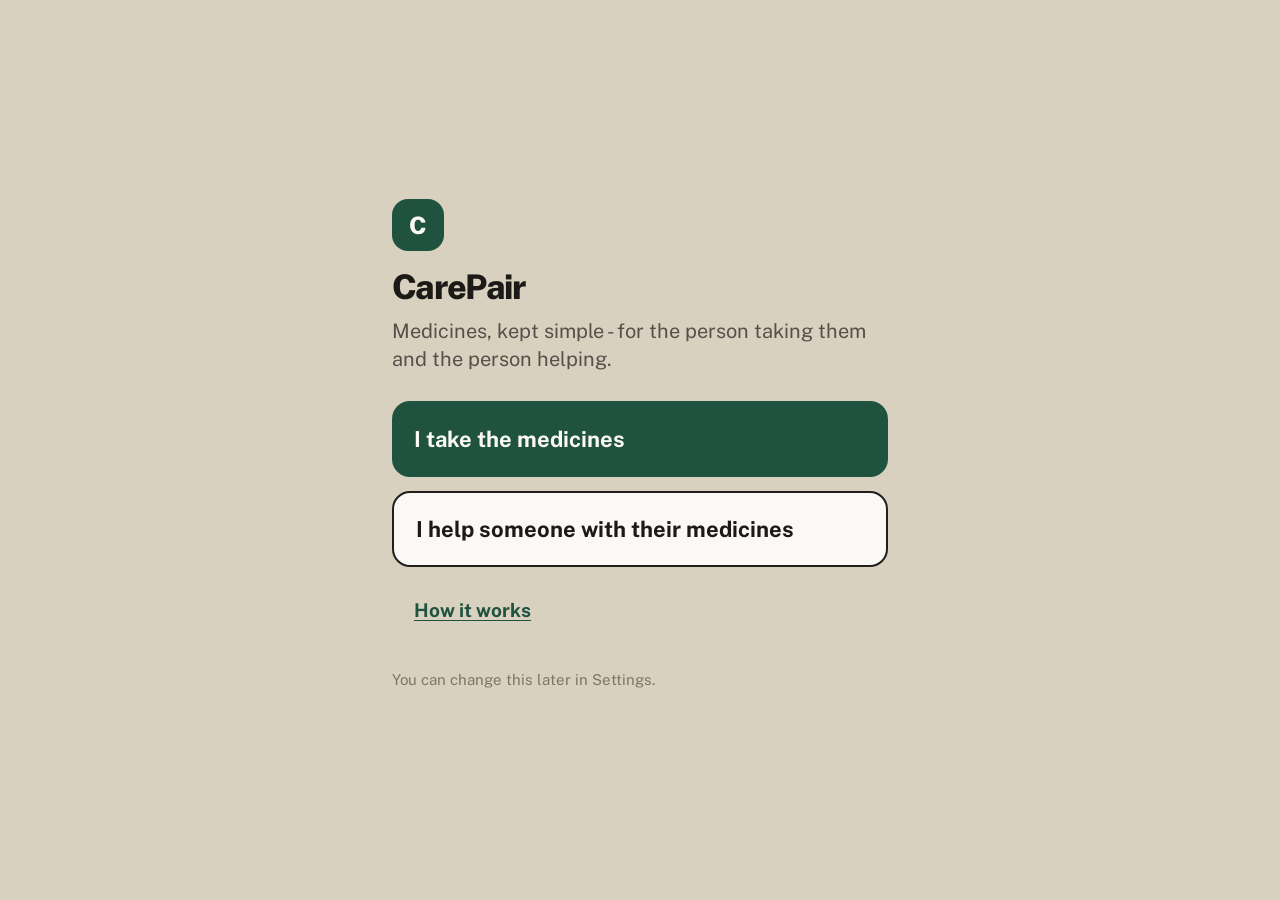
<file: index.html>
<!DOCTYPE html>
<html lang="en">
<head>
<meta charset="utf-8">
<meta name="viewport" content="width=device-width, initial-scale=1, viewport-fit=cover">
<title>CarePair</title>

<link rel="manifest" href="./manifest.webmanifest">

<!-- Public Sans for everything, IBM Plex Mono for the household code only.
     `display=swap` so a slow font never blocks the first paint: the system
     fallback in --font is close enough in metrics that the swap does not
     reflow the slot cards. Preconnect to both Google origins, because the CSS
     on fonts.googleapis.com immediately requires a second handshake to
     fonts.gstatic.com for the files themselves. -->
<link rel="preconnect" href="https://fonts.googleapis.com">
<link rel="preconnect" href="https://fonts.gstatic.com" crossorigin>
<link rel="stylesheet" href="https://fonts.googleapis.com/css2?family=Public+Sans:wght@400;500;600;700;800&family=IBM+Plex+Mono:wght@400;500&display=swap">

<link rel="stylesheet" href="./css/app.css">

<!-- The Supabase client comes from esm.sh, so the first paint waits on a
     third-party origin: DNS, TLS, then the module itself. Preconnect pays that
     handshake in parallel with the CSS rather than at the end of the chain.

     Preconnect only, deliberately no modulepreload. The two roles need
     different clients -- the elder the full one, a supporter the ~10x smaller
     code-gated pair -- and this same HTML is served to both, so any preload
     here would hand one role the download the role split exists to avoid.
     Each side starts its own, as early as it knows which it is. -->
<link rel="preconnect" href="https://esm.sh" crossorigin>

<meta name="theme-color" content="#D9D1BF" media="(prefers-color-scheme: light)">
<meta name="theme-color" content="#17150F" media="(prefers-color-scheme: dark)">
<meta name="color-scheme" content="light dark">
<meta name="description" content="A simple medicine reminder and pill identification app.">

<!-- SVG first: browsers that understand it get one crisp file at any size. The
     32px PNG is the fallback for those that ignore SVG icons. Both are built
     from the same mark as the home-screen icons (icons/make-icons.py). -->
<link rel="icon" href="./icons/favicon.svg" type="image/svg+xml">
<link rel="icon" href="./icons/favicon-32.png" sizes="32x32" type="image/png">

<!-- iOS ignores manifest icons for Add to Home Screen. -->
<link rel="apple-touch-icon" href="./icons/apple-touch-icon.png">
<meta name="apple-mobile-web-app-capable" content="yes">
<meta name="apple-mobile-web-app-status-bar-style" content="default">
<meta name="apple-mobile-web-app-title" content="CarePair">
</head>
<body>

<main id="app" tabindex="-1"></main>

<nav id="bottomnav" hidden></nav>

<!-- Overlay hosts: photo viewer, sheets, dialogs, toasts. -->
<div id="overlay" hidden></div>
<div id="toast" role="status" aria-live="polite" hidden></div>

<noscript>
  <p style="padding:1.5rem;font:1.25rem system-ui">
    This app needs JavaScript switched on.
  </p>
</noscript>

<script type="module" src="./js/main.js"></script>
</body>
</html>
</file>
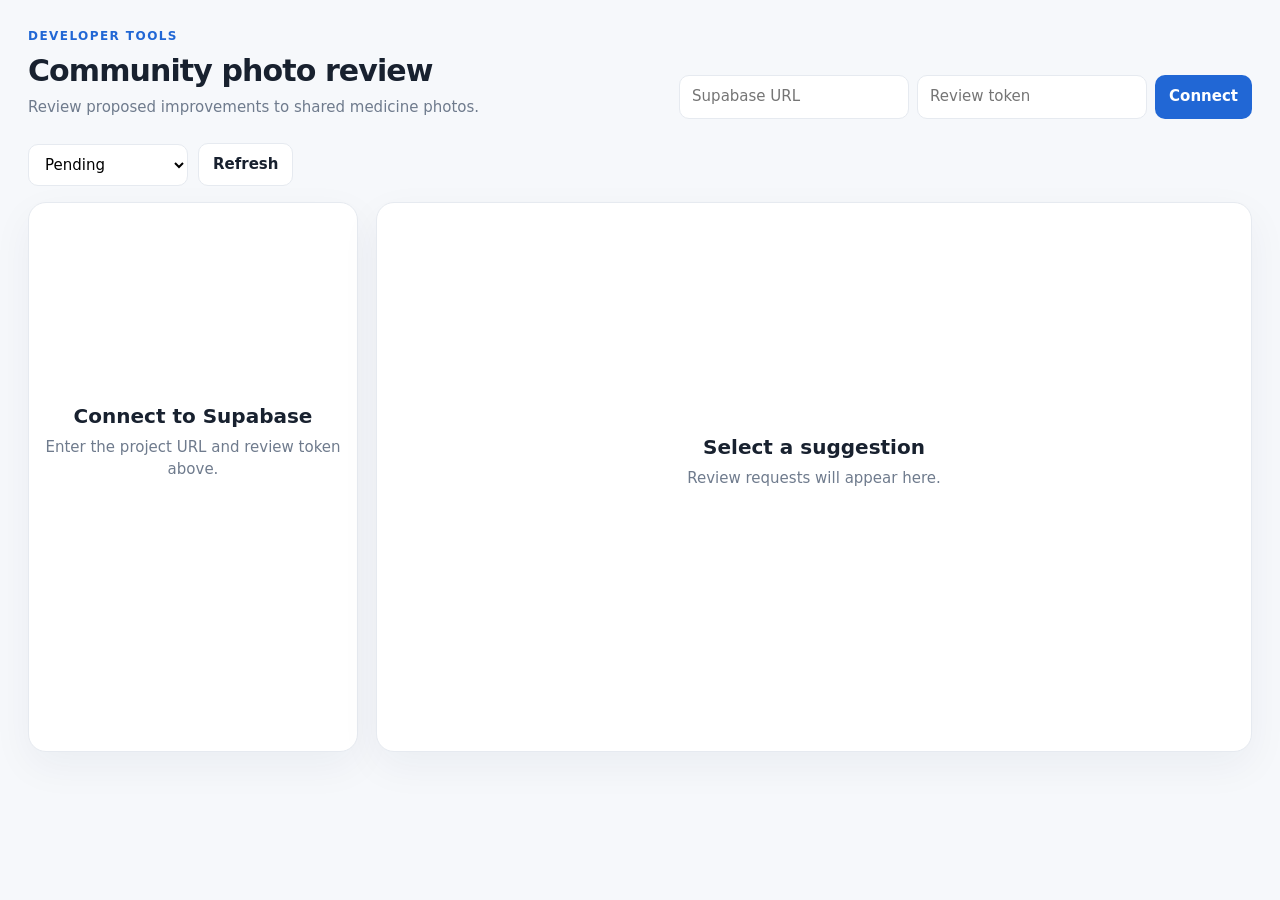
<file: community-review/index.html>
<!doctype html>
<html lang="en">
<head>
<meta charset="utf-8">
<meta name="viewport" content="width=device-width, initial-scale=1">
<title>Community photo review</title>
<style>
:root{--ink:#18212f;--muted:#6f7b8d;--line:#e6eaf0;--blue:#2167d5;--blue-soft:#edf4ff;--green:#16845b;--red:#bd4753;--bg:#f6f8fb;--card:#fff;--shadow:0 14px 40px #1b31530d}*{box-sizing:border-box}body{margin:0;background:var(--bg);color:var(--ink);font:15px/1.45 Inter,ui-sans-serif,system-ui,sans-serif}button,input,select{font:inherit}button{cursor:pointer;border:0}.shell{max-width:1320px;margin:auto;padding:28px}.top{display:flex;justify-content:space-between;gap:20px;align-items:flex-end;margin-bottom:24px}.eyebrow{color:var(--blue);font-weight:750;font-size:12px;letter-spacing:.12em;text-transform:uppercase}.top h1{margin:4px 0;font-size:30px;letter-spacing:-.03em}.top p{margin:0;color:var(--muted)}.settings{display:flex;gap:8px;flex-wrap:wrap}.settings input{width:230px;border:1px solid var(--line);border-radius:10px;padding:10px 12px;background:white}.btn{padding:10px 14px;border-radius:10px;background:var(--blue);color:#fff;font-weight:700}.btn.secondary{background:#fff;color:var(--ink);border:1px solid var(--line)}.toolbar{display:flex;gap:10px;align-items:center;margin-bottom:16px}.toolbar select{padding:10px 12px;border:1px solid var(--line);border-radius:10px;background:#fff}.count{color:var(--muted);margin-left:auto}.layout{display:grid;grid-template-columns:330px minmax(0,1fr);gap:18px}.panel,.detail{background:var(--card);border:1px solid var(--line);border-radius:18px;box-shadow:var(--shadow)}.list{padding:8px;max-height:calc(100vh - 180px);overflow:auto}.item{display:block;width:100%;text-align:left;background:transparent;padding:14px;border-radius:13px;margin:2px 0}.item:hover,.item.active{background:var(--blue-soft)}.item-title{font-weight:750}.item-meta,.item-sub{color:var(--muted);font-size:13px;margin-top:3px}.status{display:inline-flex;font-size:11px;font-weight:750;padding:3px 8px;border-radius:99px;margin-top:8px;text-transform:capitalize}.status.pending{background:#fff2d7;color:#946511}.status.approved{background:#e4f7ed;color:var(--green)}.status.rejected{background:#fdebed;color:var(--red)}.detail{padding:28px;min-height:550px}.empty{display:grid;place-items:center;min-height:460px;text-align:center;color:var(--muted)}.empty strong{display:block;color:var(--ink);font-size:20px;margin-bottom:6px}.heading{display:flex;justify-content:space-between;gap:20px;align-items:start;border-bottom:1px solid var(--line);padding-bottom:18px}.heading h2{margin:0;font-size:25px}.heading p{margin:5px 0 0;color:var(--muted)}.facts{display:grid;grid-template-columns:repeat(4,1fr);gap:12px;margin:22px 0}.fact{background:var(--bg);border-radius:12px;padding:12px}.fact label{display:block;color:var(--muted);font-size:12px;margin-bottom:3px}.photos{display:grid;grid-template-columns:1fr 1fr;gap:18px;margin-top:20px}.photo-card{border:1px solid var(--line);border-radius:14px;padding:12px}.photo-card h3{margin:0 0 10px;font-size:14px}.photo-card img{display:block;width:100%;height:250px;object-fit:contain;background:#f1f4f8;border-radius:10px}.photo-card .missing{height:250px;display:grid;place-items:center;background:#f4f6f9;border-radius:10px;color:var(--muted)}.actions{display:flex;gap:10px;margin-top:24px}.approve{background:var(--green)}.reject{background:var(--red)}.note{margin-top:12px;color:var(--muted);font-size:13px}.error{background:#fff0f1;color:var(--red);padding:12px;border-radius:10px;margin-bottom:15px;display:none}@media(max-width:850px){.shell{padding:16px}.top{display:block}.settings{margin-top:16px}.layout{grid-template-columns:1fr}.list{max-height:300px}.facts{grid-template-columns:repeat(2,1fr)}.photos{grid-template-columns:1fr}}
</style>
</head>
<body>
<main class="shell">
<header class="top"><div><div class="eyebrow">Developer tools</div><h1>Community photo review</h1><p>Review proposed improvements to shared medicine photos.</p></div><div class="settings"><input id="url" placeholder="Supabase URL"><input id="token" type="password" placeholder="Review token"><button class="btn" id="connect">Connect</button></div></header>
<div class="error" id="error"></div>
<div class="toolbar"><select id="filter"><option value="pending">Pending</option><option value="approved">Approved</option><option value="rejected">Rejected</option><option value="all">All suggestions</option></select><button class="btn secondary" id="refresh">Refresh</button><span class="count" id="count"></span></div>
<section class="layout"><aside class="panel list" id="list"><div class="empty"><div><strong>Connect to Supabase</strong>Enter the project URL and review token above.</div></div></aside><article class="detail" id="detail"><div class="empty"><div><strong>Select a suggestion</strong>Review requests will appear here.</div></div></article></section>
</main>
<script>
const $=id=>document.getElementById(id), state={rows:[],selected:null,url:localStorage.reviewUrl||'',token:''}; $('url').value=state.url;
const esc=v=>String(v??'').replace(/[&<>"']/g,c=>({'&':'&amp;','<':'&lt;','>':'&gt;','"':'&quot;',"'":'&#39;'}[c]));
function fail(message){$('error').textContent=message;$('error').style.display='block'} function clearError(){$('error').style.display='none'}
async function api(action,payload={}){const r=await fetch(state.url.replace(/\/$/,'')+'/functions/v1/community-review',{method:'POST',headers:{'Content-Type':'application/json','x-review-token':state.token},body:JSON.stringify({action,...payload})});if(!r.ok)throw Error(r.status+' '+await r.text());return r.json()}
async function load(){clearError();$("connect").disabled=true;$("refresh").disabled=true;$("connect").textContent="Loading…";if(!state.url||!state.token){$("connect").disabled=false;$("refresh").disabled=false;$("connect").textContent="Connect";return fail("Enter the Supabase URL and review token first.")}try{const result=await api("list");state.rows=result.suggestions||[];renderList()}catch(e){fail("Could not load suggestions: "+e.message)}finally{$("connect").disabled=false;$("refresh").disabled=false;$("connect").textContent="Connect"}}
function filtered(){const f=$('filter').value;return f==='all'?state.rows:state.rows.filter(r=>r.status===f)}
function renderList(){const rows=filtered();$('count').textContent=rows.length+' request'+(rows.length===1?'':'s');$('list').innerHTML=rows.length?rows.map((r,i)=>`<button class="item ${state.selected===r.id?'active':''}" data-id="${esc(r.id)}"><div class="item-title">${esc(r.community_medicine_references?.name||'Unknown medicine')}</div><div class="item-meta">${esc(r.community_medicine_references?.strength||'')} · ${esc(r.kind)}</div><div class="item-sub">${new Date(r.created_at).toLocaleString()}</div><span class="status ${esc(r.status)}">${esc(r.status)}</span></button>`).join(''):'<div class="empty"><div><strong>No suggestions</strong>Nothing matches this filter.</div></div>';document.querySelectorAll('.item').forEach(x=>x.onclick=()=>show(x.dataset.id));if(state.selected&&!rows.some(r=>r.id===state.selected))$('detail').innerHTML='<div class="empty"><div><strong>Select a suggestion</strong>Choose a request from the list.</div></div>'}
async function show(id){state.selected=id;renderList();const r=state.rows.find(x=>x.id===id);if(!r)return;const ref=r.community_medicine_references||{};$('detail').innerHTML='<div class="heading"><div><h2>'+esc(ref.name||"Unknown medicine")+' '+esc(ref.strength||"")+'</h2><p>Photo replacement request · '+esc(r.kind)+'</p></div><span class="status '+esc(r.status)+'">'+esc(r.status)+'</span></div><div class="facts"><div class="fact"><label>Submitted by</label><span>'+esc(r.submitted_by_name||r.submitted_by_household_id||"Not recorded")+'</span></div><div class="fact"><label>Submitted</label><span>'+new Date(r.created_at).toLocaleString()+'</span></div><div class="fact"><label>Photo type</label><span>'+esc(r.kind)+'</span></div></div><div class="photos"><div class="photo-card"><h3>Current community photo</h3>'+ (r.old_photo_url?'<img src="'+esc(r.old_photo_url)+'" alt="Current community photo">':'<div class="missing">No current photo</div>')+'</div><div class="photo-card"><h3>Suggested replacement</h3>'+ (r.new_photo_url?'<img src="'+esc(r.new_photo_url)+'" alt="Suggested replacement">':'<div class="missing">Photo unavailable</div>')+'</div></div>'+(true?'<div class="actions"><button class="btn approve" id="approve">Approve replacement</button><button class="btn reject" id="reject">Reject request</button></div>':"");if(true){$('approve').onclick=()=>review(r,"approved");$('reject').onclick=()=>review(r,"rejected")}}
async function review(r,status){if(!confirm((status==='approved'?'Approve':'Reject')+' this photo suggestion?'))return;try{$('approve').disabled=true;$('reject').disabled=true;$('approve').textContent='Saving…';await api('review',{id:r.id,status});await load();show(r.id)}catch(e){fail('Could not update suggestion: '+e.message)}}
$('connect').onclick=()=>{state.url=$('url').value.trim();state.token=$('token').value.trim();localStorage.reviewUrl=state.url;load()};$('refresh').onclick=load;$('filter').onchange=renderList;
</script>
</body></html>
</file>
<file: css/app.css>
/* CarePair - visual layer, v4 (elder-first redesign).
 *
 * Built from design_handoff_carepair_elder_ui/README.md. Two dialects of one
 * system, switched by a body class:
 *
 *   body.mode-simple     the person taking the medicines. Warm dark canvas
 *                        (#D9D1BF) so white cards pop, 17px type floor, 44px
 *                        touch floor, 54–64px primary actions, one hard
 *                        shadow, no animation.
 *   body.mode-supporter  the person helping. Cool #E5E9F0 canvas, navy
 *                        primary, denser 12–23px type, 1px borders.
 *
 * Rules that must survive any edit:
 *   1. TYPE FLOOR. Nothing in the elder view below 15px; nothing the person
 *      must read to act below 17px.
 *   2. TOUCH FLOOR. Every elder target >= 44px; primary actions 54–64px.
 *   3. ONE SHADOW. `0 4px 0 rgba(28,26,23,0.18)` on elder cards. No blur.
 *   4. NO MOTION in the elder view beyond press feedback and progress bars.
 *   5. The bottom nav is always visible in the elder view.
 *
 * Layout is a fixed viewport column - header, one scrolling region, fixed nav
 * - so it works identically on a 320px phone and a 430px one. Never introduce
 * a second column.
 */

/* ---------------------------------------------------------------------
   1. Tokens - shared, light
   --------------------------------------------------------------------- */

:root {
  color-scheme: light dark;

  --ink: #1C1A17;
  --ink-2: #45423C;
  --ink-3: #55514A;
  --muted: #7C766A;
  --faint: #9A958A;
  --frame: #211F1B;

  --green: #1F5340;
  --green-hover: #17412f;
  --green-dark: #14362a;
  --green-tint: #E7F1EA;
  --green-line: #9CC0AC;
  --on-green: #FBF9F5;

  --red: #8E2F1E;
  --red-2: #7A2716;
  --red-tint: #FBEAE5;
  --red-line: #B14A34;
  --red-tint-cool: #FDECE8;
  --on-red: #FFFFFF;

  --amber: #A6741C;
  --amber-ink: #7A5410;
  --amber-tint: #FFF4E0;

  /* "Not taking today" is a recorded outcome, never a failure. Neutral grey,
     never red - see the handoff's colour rules. */
  --neutral: #3F4048;
  --neutral-tint: #ECEBEE;
  --neutral-line: #BEC0C7;

  /* Elder surfaces */
  --e-canvas: #D9D1BF;
  --e-card: #FFFFFF;
  --e-chrome: #FFFFFF;
  --e-paper: #FBF9F5;
  --e-warm: #F1EDE3;
  --e-sunk: #F2EEE6;
  --e-hairline: #DDD7CB;
  --e-divider: #E4DFD4;
  --e-tile-line: #C5BEAE;
  --e-quiet-line: #B9B2A3;

  /* Supporter surfaces */
  --s-canvas: #E5E9F0;
  --s-card: #FFFFFF;
  --navy: #2A3B5E;
  --navy-hover: #22314e;
  --on-navy: #FFFFFF;
  --s-border: #C7CCD6;
  --s-divider: #E1E4EA;
  --s-line-2: #DDE1E8;
  --s-row: #EEF0F4;
  --s-tint: #EEF1F6;
  --s-tint-line: #C4CCDD;
  --s-label: #374151;
  --s-muted: #6B7280;
  --s-body: #4B5563;
  --s-strong: #1F2937;
  --s-placeholder: #9CA3AF;
  --s-foot: #FAFBFC;

  /* The only shadow in the elder view: hard-edged lift, no blur. */
  --lift: 0 4px 0 rgba(28, 26, 23, 0.18);
  --lift-sm: 0 3px 0 rgba(28, 26, 23, 0.14);
  --scrim: rgba(28, 26, 23, 0.45);
  --scrim-strong: rgba(28, 26, 23, 0.5);

  --toast-bg: #211F1B;
  --toast-ink: #FBF9F5;

  --photo-bg: #14120F;
  --photo-ink: #F5F1E8;
  --photo-caption: #DCD5C8;
  --hatch: repeating-linear-gradient(45deg, #F2EEE6 0 8px, #E8E3D8 8px 16px);
  --hatch-cool: repeating-linear-gradient(45deg, #F3F4F7 0 5px, #E9EBF0 5px 10px);
  --hatch-packet: repeating-linear-gradient(45deg, #EFEAE1 0 8px, #E5E0D4 8px 16px);

  /* Radii */
  --r-card: 22px;
  --r-card-sm: 20px;
  --r-card-xs: 18px;
  --r-btn: 14px;
  --r-nav: 16px;
  --r-pill: 999px;

  --font: "Public Sans", system-ui, -apple-system, "Segoe UI", Roboto, sans-serif;
  --mono: "IBM Plex Mono", ui-monospace, SFMono-Regular, Menlo, monospace;

  /* Set per-role below. Everything downstream reads these. */
  --canvas: var(--e-canvas);
  --card: var(--e-card);
  --card-line: var(--e-hairline);
  --divider: var(--e-divider);
  --primary: var(--green);
  --primary-hover: var(--green-hover);
  --on-primary: var(--on-green);
  --link: var(--green);
  --nav-bg: var(--e-chrome);
  --nav-line: var(--frame);

  /* Text on a solid state band, and on a filled state chip. */
  --on-state: #FFFFFF;

  /* Layout rhythm. Trimmed on narrow phones in section 14. */
  --pad-x: 18px;
  --gap-cards: 22px;
  --nav-pad-x: 14px;
  --content-max: 34rem;
}

/* ---------------------------------------------------------------------
   2. Tokens - dark
   ---------------------------------------------------------------------
   The design source only specifies light, but "How it looks" offers Dark and
   low-vision users often need it. Every semantic name is redefined here, never
   derived: a tint that whispers behind a badge shouts as a whole card.
   Fills lighten and the text on them darkens, so a filled button is never a
   dark shape on a dark ground (which reads as disabled). --on-state flips with
   it, so a solid state band keeps its contrast. */

@media (prefers-color-scheme: dark) {
  :root:not([data-theme="light"]) { color-scheme: dark; }
}
:root[data-theme="dark"] { color-scheme: dark; }

@media (prefers-color-scheme: dark) {
  :root:not([data-theme="light"]) {
    --ink: #F4F0E6;
    --ink-2: #D5CFC1;
    --ink-3: #C0BAAC;
    --muted: #A49E92;
    --faint: #857F74;
    --frame: #EFEAE0;

    --green: #6FBF9A;
    --green-hover: #8ad0b1;
    --green-dark: #A9DDC4;
    --green-tint: #16352A;
    --green-line: #3E7A60;
    --on-green: #0C2419;

    --red: #EC8C74;
    --red-2: #F2A794;
    --red-tint: #3A1710;
    --red-line: #A85039;
    --red-tint-cool: #3A1710;
    --on-red: #2A0C05;

    --amber: #E0A945;
    --amber-ink: #F0C978;
    --amber-tint: #382A0D;

    --neutral: #C3C5CD;
    --neutral-tint: #2A2C33;
    --neutral-line: #565963;

    --e-canvas: #17150F;
    --e-card: #232019;
    --e-chrome: #1B1914;
    --e-paper: #232019;
    --e-warm: #2E2A22;
    --e-sunk: #2A261F;
    --e-hairline: #3C372E;
    --e-divider: #343029;
    --e-tile-line: #4A443A;
    --e-quiet-line: #524C41;

    --s-canvas: #14171D;
    --s-card: #1E222A;
    --navy: #8FAEE0;
    --navy-hover: #A8C1E9;
    --on-navy: #0D1625;
    --s-border: #39404D;
    --s-divider: #2B313B;
    --s-line-2: #333A46;
    --s-row: #242A34;
    --s-tint: #212936;
    --s-tint-line: #3A4A63;
    --s-label: #C6CCD7;
    --s-muted: #98A2B0;
    --s-body: #B4BCC8;
    --s-strong: #E6EAF1;
    --s-placeholder: #77808E;
    --s-foot: #232833;

    --lift: 0 4px 0 rgba(0, 0, 0, 0.55);
    --lift-sm: 0 3px 0 rgba(0, 0, 0, 0.45);
    --scrim: rgba(0, 0, 0, 0.66);
    --scrim-strong: rgba(0, 0, 0, 0.72);

    --toast-bg: #F1EDE3;
    --toast-ink: #1C1A17;

    --hatch: repeating-linear-gradient(45deg, #2C2820 0 8px, #262219 8px 16px);
    --hatch-cool: repeating-linear-gradient(45deg, #262C36 0 5px, #21262F 5px 10px);
    --hatch-packet: repeating-linear-gradient(45deg, #2A261E 0 8px, #241F18 8px 16px);

    --on-state: #14120F;
  }
}

:root[data-theme="dark"] {
  --ink: #F4F0E6;
  --ink-2: #D5CFC1;
  --ink-3: #C0BAAC;
  --muted: #A49E92;
  --faint: #857F74;
  --frame: #EFEAE0;

  --green: #6FBF9A;
  --green-hover: #8ad0b1;
  --green-dark: #A9DDC4;
  --green-tint: #16352A;
  --green-line: #3E7A60;
  --on-green: #0C2419;

  --red: #EC8C74;
  --red-2: #F2A794;
  --red-tint: #3A1710;
  --red-line: #A85039;
  --red-tint-cool: #3A1710;
  --on-red: #2A0C05;

  --amber: #E0A945;
  --amber-ink: #F0C978;
  --amber-tint: #382A0D;

  --neutral: #C3C5CD;
  --neutral-tint: #2A2C33;
  --neutral-line: #565963;

  --e-canvas: #17150F;
  --e-card: #232019;
  --e-chrome: #1B1914;
  --e-paper: #232019;
  --e-warm: #2E2A22;
  --e-sunk: #2A261F;
  --e-hairline: #3C372E;
  --e-divider: #343029;
  --e-tile-line: #4A443A;
  --e-quiet-line: #524C41;

  --s-canvas: #14171D;
  --s-card: #1E222A;
  --navy: #8FAEE0;
  --navy-hover: #A8C1E9;
  --on-navy: #0D1625;
  --s-border: #39404D;
  --s-divider: #2B313B;
  --s-line-2: #333A46;
  --s-row: #242A34;
  --s-tint: #212936;
  --s-tint-line: #3A4A63;
  --s-label: #C6CCD7;
  --s-muted: #98A2B0;
  --s-body: #B4BCC8;
  --s-strong: #E6EAF1;
  --s-placeholder: #77808E;
  --s-foot: #232833;

  --lift: 0 4px 0 rgba(0, 0, 0, 0.55);
  --lift-sm: 0 3px 0 rgba(0, 0, 0, 0.45);
  --scrim: rgba(0, 0, 0, 0.66);
  --scrim-strong: rgba(0, 0, 0, 0.72);

  --toast-bg: #F1EDE3;
  --toast-ink: #1C1A17;

  --hatch: repeating-linear-gradient(45deg, #2C2820 0 8px, #262219 8px 16px);
  --hatch-cool: repeating-linear-gradient(45deg, #262C36 0 5px, #21262F 5px 10px);
  --hatch-packet: repeating-linear-gradient(45deg, #2A261E 0 8px, #241F18 8px 16px);

  --on-state: #14120F;
}

/* ---------------------------------------------------------------------
   3. Role palettes
   --------------------------------------------------------------------- */

body.mode-simple,
body.mode-none {
  --canvas: var(--e-canvas);
  --card: var(--e-card);
  --card-line: var(--e-hairline);
  --divider: var(--e-divider);
  --primary: var(--green);
  --primary-hover: var(--green-hover);
  --on-primary: var(--on-green);
  --link: var(--green);
  --nav-bg: var(--e-chrome);
  --nav-line: var(--frame);
}

body.mode-supporter {
  --canvas: var(--s-canvas);
  --card: var(--s-card);
  --card-line: var(--s-divider);
  --divider: var(--s-divider);
  --primary: var(--navy);
  --primary-hover: var(--navy-hover);
  --on-primary: var(--on-navy);
  --link: var(--navy);
  --nav-bg: var(--s-card);
  --nav-line: var(--s-divider);
}

/* A supporter-flavoured screen reached before a role exists - the pairing
   flow. The helper should land in their own product from the first tap. */
.screen-sup {
  --canvas: var(--s-canvas);
  --card: var(--s-card);
  --card-line: var(--s-divider);
  --divider: var(--s-divider);
  --primary: var(--navy);
  --primary-hover: var(--navy-hover);
  --on-primary: var(--on-navy);
  --link: var(--navy);
  background: var(--s-canvas);
}

/* ---------------------------------------------------------------------
   4. Reset and the app shell
   ---------------------------------------------------------------------
   One fixed viewport column: a header that does not move, exactly one
   scrolling region, and a bottom nav that is always on screen. This is what
   makes the layout identical on every phone size - a taller screen simply
   gives the scroll region more room, which is the handoff's responsive rule. */

*, *::before, *::after { box-sizing: border-box; }

html {
  -webkit-text-size-adjust: 100%;
  text-size-adjust: 100%;
}

html, body { height: 100%; }

body {
  margin: 0;
  height: 100vh;
  height: 100dvh;
  display: flex;
  flex-direction: column;
  overflow: hidden;
  overscroll-behavior: none;
  background: var(--canvas);
  color: var(--ink);
  font-family: var(--font);
  font-size: 17px;
  line-height: 1.45;
  -webkit-font-smoothing: antialiased;
}

#app {
  flex: 1 1 auto;
  min-height: 0;
  display: flex;
  flex-direction: column;
  outline: none;
}

#bottomnav { flex: none; }
#bottomnav[hidden] { display: none; }

button, input, select, textarea { font: inherit; color: inherit; }
button { cursor: pointer; }

/* Links are not underlined by default. Several of them are BUTTONS wearing an
   <a> (a nav pill, "Add medicine", a medicine row), and a browser underline
   through those read as a mistake. Everywhere an underline carries meaning --
   "See the pills", "Check now", "Change" -- the class declares it. */
a { color: var(--link); text-decoration: none; }

img { max-width: 100%; display: block; }

::-webkit-scrollbar { width: 6px; height: 6px; }
::-webkit-scrollbar-thumb { background: rgba(0, 0, 0, 0.18); border-radius: 4px; }

:focus-visible {
  outline: 3px solid var(--primary);
  outline-offset: 2px;
}

/* ---- the screen primitive ------------------------------------------------
   Every view renders exactly one .screen. Wider than a phone, it centres in a
   single column - never two. */

.screen {
  flex: 1 1 auto;
  min-height: 0;
  display: flex;
  flex-direction: column;
  width: 100%;
  max-width: var(--content-max);
  margin: 0 auto;
  background: var(--canvas);
}

/* The head never scrolls. Installed as a standalone PWA, the top of the
   viewport sits under the phone's own status bar/notch with nothing to push
   content clear of it -- every screen's head needs this, not just one. */
.screen-head {
  flex: none;
  padding-top: env(safe-area-inset-top);
}

/* The one scrolling region. */
.screen-scroll {
  flex: 1 1 auto;
  min-height: 0;
  overflow-y: auto;
  -webkit-overflow-scrolling: touch;
  overscroll-behavior: contain;
}

/* A fixed region above the nav - "Start filling the box", "Mark all of …". */
.screen-foot { flex: none; }

/* A screen with no scrolling region, vertically centred: welcome, sign in. */
.screen-centre {
  flex: 1 1 auto;
  min-height: 0;
  overflow-y: auto;
  display: flex;
  flex-direction: column;
  justify-content: center;
}

.fatal {
  padding: 24px;
  font-size: 19px;
  line-height: 1.5;
}

/* ---------------------------------------------------------------------
   5. Buttons
   ---------------------------------------------------------------------
   Sizes are declared per use site because the type and touch floors differ
   between the two roles. These are the shapes; the heights come from the
   modifiers. Destructive actions are outlined in red, never filled - the
   filled primary is always the safe one. */

.btn {
  display: inline-flex;
  align-items: center;
  justify-content: center;
  gap: 10px;
  min-height: 54px;
  padding: 10px 18px;
  border: none;
  border-radius: var(--r-btn);
  background: var(--e-warm);
  color: var(--ink-2);
  font-size: 18px;
  font-weight: 700;
  text-align: center;
  text-decoration: none;
  line-height: 1.2;
}

.btn:disabled { opacity: 0.55; cursor: default; }
.btn:active:not(:disabled) { transform: translateY(1px); }

.btn-primary {
  background: var(--primary);
  color: var(--on-primary);
  font-weight: 800;
}
.btn-primary:hover:not(:disabled) { background: var(--primary-hover); }

.btn-outline {
  background: var(--card);
  color: var(--ink);
  border: 2px solid var(--frame);
  font-weight: 700;
}

.btn-quiet {
  background: var(--e-warm);
  border: 2px solid var(--e-quiet-line);
  color: var(--ink-2);
  font-weight: 700;
}

.btn-green-outline {
  background: var(--card);
  border: 2px solid var(--green);
  color: var(--green);
  font-weight: 700;
}

.btn-danger-outline {
  background: var(--e-paper);
  border: 2px solid var(--red);
  color: var(--red);
  font-weight: 800;
}

.btn-block { display: flex; width: 100%; }

.btn-lg { min-height: 60px; font-size: 19px; }
.btn-xl { min-height: 64px; font-size: 20px; font-weight: 800; }

/* A link, not a button: two equal-weight buttons per card made the elder
   screen feel busy. 46px tall so it still clears the touch floor. */
.btn-link {
  display: inline-flex;
  align-items: center;
  justify-content: center;
  min-height: 46px;
  padding: 4px 8px;
  border: none;
  background: none;
  color: var(--link);
  font-size: 17px;
  font-weight: 700;
  text-decoration: underline;
  text-underline-offset: 3px;
}

/* Supporter density. Same components, smaller numbers. */
.btn-s {
  min-height: 44px;
  padding: 8px 16px;
  border-radius: 10px;
  font-size: 14px;
  font-weight: 700;
  background: var(--card);
  border: 1px solid var(--s-border);
  color: var(--ink);
}
.btn-s.btn-primary {
  background: var(--navy);
  color: var(--on-navy);
  border: none;
}
.btn-s.btn-nav-outline {
  border: 1px solid var(--navy);
  color: var(--navy);
  background: var(--card);
}
.btn-s.btn-danger-outline {
  border: 1px solid var(--red);
  color: var(--red);
  background: var(--card);
  font-weight: 700;
}
.btn-s.btn-dashed {
  border: 1px dashed var(--navy);
  color: var(--navy);
  background: var(--card);
  min-height: 46px;
}
.btn-s-xs {
  min-height: 40px;
  padding: 6px 12px;
  font-size: 13px;
  border-radius: 8px;
}

/* ---------------------------------------------------------------------
   6. Bottom navigation
   ---------------------------------------------------------------------
   Always visible in the elder view: elders should never be somewhere they
   cannot leave in one tap. Three equal 64px pills, 17px/800. Labels wrap
   rather than shrink, because the type floor outranks a tidy single line. */

#bottomnav {
  background: var(--nav-bg);
  border-top: 2px solid var(--nav-line);
  padding-bottom: env(safe-area-inset-bottom);
}

.nav-inner {
  display: flex;
  gap: 8px;
  width: 100%;
  max-width: var(--content-max);
  margin: 0 auto;
  padding: 10px var(--nav-pad-x) 18px;
}

.navlink {
  flex: 1 1 0;
  min-width: 0;
  min-height: 64px;
  display: flex;
  align-items: center;
  justify-content: center;
  text-align: center;
  padding: 6px 4px;
  border: none;
  border-radius: var(--r-nav);
  background: transparent;
  color: var(--ink);
  font-size: 17px;
  font-weight: 800;
  line-height: 1.12;
  text-decoration: none;
  hyphens: auto;
}

.navlink[aria-current="page"] {
  background: var(--frame);
  color: var(--canvas);
}

body.mode-supporter #bottomnav {
  border-top-width: 1px;
  border-top-color: var(--s-divider);
}

body.mode-supporter .nav-inner {
  gap: 4px;
  padding: 8px 8px 16px;
}

body.mode-supporter .navlink {
  min-height: 52px;
  border-radius: 12px;
  font-size: 13px;
  font-weight: 700;
  color: var(--s-body);
}

body.mode-supporter .navlink[aria-current="page"] {
  background: var(--navy);
  color: var(--on-navy);
}

/* ---------------------------------------------------------------------
   7. Shared entry: welcome, how it works, sign in, pairing
   --------------------------------------------------------------------- */

.welcome {
  display: flex;
  flex-direction: column;
  gap: 28px;
  padding: 24px 24px 34px;
}

.welcome-mark {
  width: 52px;
  height: 52px;
  border-radius: 16px;
  background: var(--green);
  color: var(--on-green);
  display: flex;
  align-items: center;
  justify-content: center;
  font-size: 24px;
  font-weight: 800;
}

.welcome-head { display: flex; flex-direction: column; gap: 10px; }

.welcome-brand {
  margin: 8px 0 0;
  font-size: 34px;
  font-weight: 800;
  letter-spacing: -0.02em;
  line-height: 1.1;
}

.welcome-tagline {
  margin: 0;
  font-size: 20px;
  line-height: 1.4;
  color: var(--ink-3);
}

.welcome-actions { display: flex; flex-direction: column; gap: 14px; }

.role-btn {
  display: flex;
  align-items: center;
  min-height: 76px;
  padding: 14px 22px;
  border: none;
  border-radius: var(--r-card-xs);
  background: var(--green);
  color: var(--on-green);
  font-size: 22px;
  font-weight: 700;
  text-align: left;
  text-decoration: none;
  line-height: 1.2;
}
.role-btn:hover { background: var(--green-hover); }

.role-btn-outline {
  background: var(--e-paper);
  border: 2px solid var(--frame);
  color: var(--ink);
}
.role-btn-outline:hover { background: var(--e-sunk); }

.welcome-how {
  display: flex;
  align-items: center;
  min-height: 60px;
  padding: 12px 22px;
  border: none;
  border-radius: var(--r-card-xs);
  background: transparent;
  color: var(--green);
  font-size: 19px;
  font-weight: 700;
  text-decoration: underline;
  text-underline-offset: 3px;
  text-align: left;
}

.welcome-foot {
  margin: 0;
  font-size: 15px;
  color: var(--muted);
  line-height: 1.45;
}

/* ---- how it works -------------------------------------------------------- */

.how-bar {
  display: flex;
  align-items: center;
  gap: 12px;
  padding: 6px 18px 14px;
}

.how-count {
  margin-left: auto;
  font-family: var(--mono);
  font-size: 13px;
  color: var(--muted);
}

.how-body {
  padding: 8px 24px 24px;
  display: flex;
  flex-direction: column;
  gap: 18px;
}

/* 190px illustration slot. The prototype ships a hatch placeholder; these are
   real line drawings at the same size, so the panel never reads as a missing
   asset. */
.how-art {
  flex: none;
  height: 190px;
  border-radius: var(--r-card-xs);
  border: 1px solid var(--card-line);
  background: var(--card);
  display: flex;
  align-items: center;
  justify-content: center;
  padding: 14px;
}
.how-art svg { width: 100%; height: 100%; }

/* Everything in an illustration is a stroked line drawing, green by default.
   The two variants below are more specific on purpose, so a blue or amber node
   is not repainted green by the catch-all. Decorative throughout: every step's
   meaning is carried by its title and body. */
.how-art g[class^="how-"] :is(rect, circle, path),
.how-art g[class^="how-"] {
  fill: none;
  stroke: var(--green);
  stroke-width: 2.5;
  stroke-linecap: round;
  stroke-linejoin: round;
}
.how-art .how-line,
.how-art .how-arrow {
  stroke: var(--muted);
  stroke-width: 2.5;
  fill: none;
}
.how-art g.how-node-blue :is(circle, path) { stroke: var(--navy); }
.how-art g.how-node-teal :is(circle, path) { stroke: var(--amber); }
.how-art .how-ray { stroke: var(--amber); }

.how-title {
  margin: 0;
  font-size: 28px;
  font-weight: 800;
  letter-spacing: -0.015em;
  line-height: 1.15;
}

.how-text {
  margin: 0;
  font-size: 19px;
  line-height: 1.45;
  color: var(--ink-2);
}

.how-nav {
  display: flex;
  gap: 12px;
  padding: 12px 20px 22px;
  border-top: 1px solid var(--divider);
}
.how-nav .how-back { flex: 1; min-height: 60px; }
.how-nav .how-next { flex: 2; min-height: 60px; }

/* ---- sign in ------------------------------------------------------------- */

.signin {
  display: flex;
  flex-direction: column;
  gap: 26px;
  padding: 24px 24px 34px;
}

.signin-title {
  margin: 0;
  font-size: 30px;
  font-weight: 800;
  letter-spacing: -0.02em;
  line-height: 1.15;
}

.signin-intro {
  margin: 0;
  font-size: 19px;
  line-height: 1.45;
  color: var(--ink-3);
}

.google-btn {
  display: flex;
  align-items: center;
  justify-content: center;
  gap: 12px;
  min-height: 72px;
  border: 2px solid var(--frame);
  border-radius: var(--r-card-xs);
  background: var(--card);
  color: var(--ink);
  font-size: 20px;
  font-weight: 700;
}

.google-mark {
  width: 26px;
  height: 26px;
  flex: none;
  display: flex;
  align-items: center;
  justify-content: center;
}
.google-mark svg { width: 100%; height: 100%; display: block; }

.back-btn {
  align-self: flex-start;
  min-height: 44px;
  padding: 8px 14px;
  border: none;
  background: none;
  color: var(--link);
  font-size: 17px;
  font-weight: 700;
  text-decoration: none;
}

/* Panels used by sign-in and pairing: loading, error, success. */
.panel {
  display: flex;
  flex-direction: column;
  gap: 12px;
  padding: 20px;
  border-radius: var(--r-card-xs);
  background: var(--e-sunk);
  border: 1px solid var(--card-line);
}
.panel-title { font-size: 20px; font-weight: 700; }
.panel-note { font-size: 16px; line-height: 1.4; color: var(--ink-3); }

.panel-error {
  background: var(--red-tint);
  border: 2px solid var(--red);
  gap: 14px;
}
.panel-error .panel-title { font-weight: 800; color: var(--red-2); }
.panel-error .panel-note { color: var(--ink-2); font-size: 17px; }

.progress {
  display: block;
  height: 8px;
  border-radius: var(--r-pill);
  background: var(--e-hairline);
  overflow: hidden;
}
.progress > span {
  display: block;
  height: 100%;
  background: var(--primary);
  /* The only motion allowed anywhere near the elder view. */
  animation: progress-slide 1.6s ease-in-out infinite;
}
@keyframes progress-slide {
  0% { margin-left: 0; width: 30%; }
  50% { margin-left: 55%; width: 45%; }
  100% { margin-left: 0; width: 30%; }
}
@media (prefers-reduced-motion: reduce) {
  .progress > span { animation: none; width: 60%; }
}

/* ---- pairing ------------------------------------------------------------- */

.pair-bar { display: flex; align-items: center; padding: 6px 14px 10px; }
.pair-bar .back-btn { color: var(--navy); font-size: 16px; padding: 8px 12px; }

.pair-body {
  padding: 8px 22px 24px;
  display: flex;
  flex-direction: column;
  gap: 20px;
}

.kicker {
  font-family: var(--mono);
  font-size: 12px;
  letter-spacing: 0.12em;
  text-transform: uppercase;
  color: var(--s-muted);
}

.pair-title {
  margin: 0;
  font-size: 27px;
  font-weight: 800;
  letter-spacing: -0.015em;
  line-height: 1.2;
}

.pair-intro {
  margin: 0;
  font-size: 16px;
  line-height: 1.5;
  color: var(--s-body);
}

/* `input.` rather than a bare class: the generic control rules in section 12
   are attribute selectors (`input[type="text"]`), which outrank a plain class
   and quietly took this input's navy border and its padding away. */
input.pair-code-input {
  width: 100%;
  min-height: 68px;
  border-radius: var(--r-btn);
  border: 2px solid var(--navy);
  background: var(--s-card);
  padding: 0 18px;
  font-family: var(--mono);
  font-size: 30px;
  font-weight: 500;
  letter-spacing: 0.22em;
  color: var(--s-strong);
  text-transform: uppercase;
}
input.pair-code-input::placeholder { color: var(--s-placeholder); letter-spacing: 0.18em; }
input.pair-code-input.is-invalid { border-color: var(--red-line); }

.pair-code-row { display: flex; gap: 10px; align-items: stretch; }
.pair-code-row input.pair-code-input { flex: 1; min-width: 0; }
.pair-paste-btn {
  flex: none;
  min-height: 68px;
  padding: 8px 16px;
  border-radius: var(--r-btn);
  font-size: 14px;
  white-space: nowrap;
}

.notice {
  display: flex;
  gap: 12px;
  padding: 16px;
  border-radius: var(--r-btn);
  background: var(--s-tint);
  border: 1px solid var(--s-tint-line);
}
.notice-glyph { flex: none; font-size: 18px; font-weight: 800; line-height: 1.2; }
.notice-main { display: flex; flex-direction: column; gap: 6px; min-width: 0; }
.notice-title { font-size: 16px; font-weight: 700; }
.notice-body { font-size: 15px; line-height: 1.45; color: var(--ink-2); }

.notice-bad {
  background: var(--red-tint-cool);
  border-color: var(--red-line);
}
.notice-bad .notice-glyph,
.notice-bad .notice-title { color: var(--red); }

.notice-warn {
  background: var(--amber-tint);
  border-color: var(--amber);
}
.notice-warn .notice-glyph,
.notice-warn .notice-title { color: var(--amber-ink); }

.notice-good {
  background: var(--green-tint);
  border-color: var(--green);
  flex-direction: column;
  padding: 18px;
}
.notice-good .notice-title { color: var(--green); font-weight: 800; font-size: 17px; }

.pair-foot {
  padding: 12px 20px 22px;
  border-top: 1px solid var(--s-divider);
  background: var(--s-card);
  display: flex;
  gap: 10px;
}
.pair-foot .btn { flex: 1; min-height: 58px; font-size: 17px; border-radius: var(--r-btn); }

/* ---------------------------------------------------------------------
   8. Elder - Today (E1)
   --------------------------------------------------------------------- */

.day-welcome {
  padding: 14px 22px 0;
  font-size: 17px;
  font-weight: 700;
  color: var(--muted);
}

.day-head {
  padding: 4px 22px 12px;
  display: flex;
  align-items: baseline;
  gap: 10px;
}

.day-date {
  font-size: 25px;
  font-weight: 800;
  letter-spacing: -0.02em;
  min-width: 0;
}

.day-flag {
  margin-left: auto;
  flex: none;
  font-size: 15px;
  font-weight: 800;
  letter-spacing: 0.1em;
  text-transform: uppercase;
  color: var(--muted);
}

/* One sentence, never a paragraph.
   The gutters are tight on purpose: at the design's 390px this keeps the
   sentence on a single line, which is the point of it. Below ~380px it takes
   a second line rather than shrinking - the 17px floor outranks the line
   count, and two short lines still read as one sentence. */
.offline-banner {
  flex: none;
  margin: 0 10px 10px;
  padding: 10px 12px;
  border-radius: 12px;
  background: var(--amber-tint);
  border: 2px solid var(--amber);
  display: flex;
  gap: 8px;
  align-items: center;
}
.offline-banner .banner-glyph {
  flex: none;
  font-size: 18px;
  font-weight: 800;
  color: var(--amber-ink);
}
.offline-banner .banner-text {
  font-size: 17px;
  font-weight: 700;
  line-height: 1.25;
  color: var(--ink-2);
  min-width: 0;
}

/* The flexible region. Cards are natural height and do NOT stretch to fill -
   stretching made the screen read as blocks. Two slots fit a phone with margin
   above the first; a third scrolls. */
.slot-list {
  padding: 8px var(--pad-x) 22px;
  display: flex;
  flex-direction: column;
  gap: var(--gap-cards);
}

/* ---- the slot card, the core component ---------------------------------- */

.slot {
  flex: none;
  border-radius: var(--r-card);
  background: var(--card);
  border: 2px solid var(--state-fg, var(--ink-3));
  box-shadow: var(--lift);
  display: flex;
  flex-direction: column;
  overflow: hidden;
}

/* Solid band in the state colour. This is what makes the state legible from
   across the room. */
.slot-head {
  flex: none;
  display: flex;
  align-items: center;
  gap: 12px;
  padding: 11px 20px;
  background: var(--state-fg, var(--ink-3));
}

.slot-name {
  font-size: 26px;
  font-weight: 800;
  letter-spacing: -0.02em;
  color: var(--on-state);
  white-space: nowrap;
  overflow: hidden;
  text-overflow: ellipsis;
  min-width: 0;
}

.slot-time {
  margin-left: auto;
  flex: none;
  font-size: 20px;
  font-weight: 700;
  color: var(--on-state);
  font-variant-numeric: tabular-nums;
  white-space: nowrap;
}

.slot-body {
  flex: none;
  padding: 16px 20px 6px;
  display: flex;
  flex-direction: column;
  gap: 10px;
}

/* One line, always. Long lists collapse to "Atorvastatin and 1 more" upstream
   (S.medNamesSummary); the ellipsis here is the second line of defence. */
.slot-meds {
  font-size: 21px;
  font-weight: 600;
  line-height: 1.3;
  color: var(--ink);
  white-space: nowrap;
  overflow: hidden;
  text-overflow: ellipsis;
}

.slot-status {
  display: flex;
  align-items: center;
  gap: 9px;
  min-width: 0;
}

.state-ring {
  width: 24px;
  height: 24px;
  flex: none;
  border-radius: var(--r-pill);
  border: 2px solid var(--state-fg, var(--ink-3));
  color: var(--state-fg, var(--ink-3));
  display: flex;
  align-items: center;
  justify-content: center;
  font-size: 13px;
  font-weight: 800;
  line-height: 1;
}

.slot-status-text {
  font-size: 18px;
  font-weight: 700;
  color: var(--state-fg, var(--ink-3));
  white-space: nowrap;
  overflow: hidden;
  text-overflow: ellipsis;
}

/* One real button per card, plus a text link. */
.slot-actions {
  flex: none;
  display: flex;
  flex-direction: column;
  gap: 2px;
  padding: 10px 16px 8px;
}

.slot-take {
  min-height: 54px;
  border: none;
  border-radius: var(--r-btn);
  background: var(--green);
  color: var(--on-green);
  font-size: 18px;
  font-weight: 800;
  line-height: 1.2;
}
.slot-take:hover { background: var(--green-hover); }

.slot-undo {
  min-height: 54px;
  border: 2px solid var(--muted);
  border-radius: var(--r-btn);
  background: var(--e-warm);
  color: var(--ink-2);
  font-size: 18px;
  font-weight: 800;
  line-height: 1.2;
}

.slot-see { width: 100%; }

/* The fixed foot below Today's card list -- one full-width way back to
   yesterday, never a second nav model. */
.today-yesterday-foot {
  padding: 10px var(--pad-x) 18px;
  border-top: 1px solid var(--divider);
}

/* State tones. Set on the card; every child reads --state-fg. */
.state-wait { --state-fg: var(--ink-3); }
.state-late { --state-fg: var(--red); }
.state-done { --state-fg: var(--green); }

/* ---- Today's other states ------------------------------------------------ */

.today-loading {
  padding: 4px 16px 16px;
  display: flex;
  flex-direction: column;
  gap: 16px;
}
.today-loading-label {
  font-size: 18px;
  color: var(--muted);
  padding: 0 4px;
}
.skeleton {
  display: block;
  height: 128px;
  border-radius: var(--r-card-sm);
  border: 1px solid var(--divider);
  background: var(--e-sunk);
}
.skeleton-2 { background: color-mix(in srgb, var(--e-sunk) 60%, var(--e-card)); }
.skeleton-3 { background: color-mix(in srgb, var(--e-sunk) 30%, var(--e-card)); }

.coldstart {
  padding: 4px 16px 20px;
  display: flex;
  flex-direction: column;
  gap: 16px;
}

.explain-card {
  padding: 22px;
  border-radius: var(--r-card-sm);
  background: var(--card);
  border: 2px solid var(--card-line);
  display: flex;
  flex-direction: column;
  gap: 12px;
}
.explain-title { font-size: 24px; font-weight: 800; line-height: 1.2; }
.explain-body { font-size: 18px; line-height: 1.45; color: var(--ink-2); }

.code-card {
  padding: 22px;
  border-radius: var(--r-card-sm);
  background: var(--green-tint);
  border: 2px solid var(--green);
  display: flex;
  flex-direction: column;
  gap: 14px;
}
.code-card-label { font-size: 16px; font-weight: 700; color: var(--green); }

.code-value {
  font-family: var(--mono);
  font-size: 38px;
  font-weight: 500;
  letter-spacing: 0.14em;
  color: var(--green-dark);
  word-break: break-all;
  background: none;
  border: none;
  padding: 0;
  text-align: left;
}

.code-value-sm { font-size: 34px; }

.code-actions { display: flex; gap: 10px; }
.code-actions .btn { flex: 1; min-height: 58px; font-size: 17px; font-weight: 700; }

.nothing-due {
  flex: 1;
  display: flex;
  flex-direction: column;
  justify-content: center;
  gap: 14px;
  padding: 24px;
}
.nothing-due-mark {
  width: 56px;
  height: 56px;
  border-radius: var(--r-pill);
  background: var(--green-tint);
  border: 2px solid var(--green);
  display: flex;
  align-items: center;
  justify-content: center;
  font-size: 26px;
  font-weight: 800;
  color: var(--green);
}
.nothing-due-title { font-size: 26px; font-weight: 800; line-height: 1.2; }
.nothing-due-body { font-size: 19px; line-height: 1.45; color: var(--ink-2); }

/* ---------------------------------------------------------------------
   9. Elder - one time of day (E2)
   --------------------------------------------------------------------- */

.eslot-head {
  display: flex;
  align-items: center;
  gap: 10px;
  padding: 4px 14px 10px;
}

.eslot-back {
  min-height: 56px;
  padding: 8px 16px;
  border: 3px solid var(--frame);
  border-radius: var(--r-btn);
  background: var(--card);
  color: var(--ink);
  font-size: 19px;
  font-weight: 800;
  text-decoration: none;
  display: inline-flex;
  align-items: center;
  gap: 6px;
  flex: none;
}

.eslot-title {
  margin-left: auto;
  display: flex;
  flex-direction: column;
  align-items: flex-end;
  min-width: 0;
}
.eslot-date { font-size: 14px; font-weight: 700; color: var(--muted); }
.eslot-name {
  font-size: 28px;
  font-weight: 800;
  letter-spacing: -0.02em;
  white-space: nowrap;
  overflow: hidden;
  text-overflow: ellipsis;
  max-width: 100%;
}
.eslot-time { font-size: 20px; font-weight: 700; color: var(--ink-2); }

.eslot-list {
  padding: 0 14px 12px;
  display: flex;
  flex-direction: column;
  gap: 12px;
}

.med-card {
  border-radius: var(--r-card-sm);
  background: var(--card);
  border: 2px solid var(--state-fg, var(--ink-3));
  box-shadow: var(--lift-sm);
  display: flex;
  flex-direction: column;
  padding: 14px;
  gap: 11px;
}

.med-open {
  display: flex;
  align-items: center;
  gap: 14px;
  border: none;
  background: none;
  padding: 0;
  text-align: left;
  width: 100%;
  min-height: 78px;
}

.med-main {
  display: flex;
  flex-direction: column;
  gap: 3px;
  min-width: 0;
}

.med-name {
  font-size: 23px;
  font-weight: 800;
  letter-spacing: -0.01em;
  line-height: 1.15;
  color: var(--ink);
}
.med-sub { font-size: 19px; color: var(--ink-2); }
.med-state {
  font-size: 18px;
  font-weight: 800;
  color: var(--state-fg, var(--ink-3));
}
.med-more {
  font-size: 17px;
  font-weight: 700;
  color: var(--green);
  text-decoration: underline;
  text-underline-offset: 3px;
}

.med-take {
  flex: none;
  min-height: 60px;
  border: none;
  border-radius: var(--r-btn);
  background: var(--green);
  color: var(--on-green);
  font-size: 20px;
  font-weight: 800;
}
.med-take:hover { background: var(--green-hover); }

.med-clear {
  flex: none;
  min-height: 60px;
  border: 3px solid var(--muted);
  border-radius: var(--r-btn);
  background: var(--card);
  color: var(--ink-2);
  font-size: 19px;
  font-weight: 800;
}

.med-textaction {
  flex: none;
  min-height: 46px;
  border: none;
  background: none;
  color: var(--ink-2);
  font-size: 17px;
  font-weight: 700;
  text-decoration: underline;
  text-underline-offset: 3px;
}

.eslot-foot { padding: 0 14px 10px; }
.eslot-all {
  width: 100%;
  min-height: 62px;
  border: 3px solid var(--green);
  border-radius: var(--r-nav);
  background: var(--card);
  color: var(--green);
  font-size: 19px;
  font-weight: 800;
  line-height: 1.2;
  padding: 8px 12px;
}
.eslot-all-undo { border-color: var(--muted); color: var(--ink-2); }

/* ---- pill tile ----------------------------------------------------------
   78px in E2, smaller elsewhere. A real photo when the household has one; a
   hatch placeholder otherwise, which is honest about the missing asset rather
   than pretending with a generic icon. */

.ptile {
  width: 78px;
  height: 78px;
  flex: none;
  border-radius: var(--r-btn);
  border: 2px solid var(--e-tile-line);
  background: var(--hatch);
  overflow: hidden;
  position: relative;
  display: flex;
  align-items: center;
  justify-content: center;
  color: var(--muted);
  font-family: var(--mono);
  font-size: 9px;
  text-align: center;
  line-height: 1.25;
}
.ptile img { width: 100%; height: 100%; object-fit: cover; }
.ptile .icon { width: 30px; height: 30px; background: var(--faint); }

.ptile-lg { width: 96px; height: 96px; }
.ptile-md { width: 52px; height: 52px; border-radius: 12px; border-width: 1px; }
.ptile-sm {
  width: 44px; height: 44px;
  border-radius: 8px;
  border: 1px solid var(--s-line-2);
  background: var(--hatch-cool);
  font-size: 0;
}
.ptile-xs { width: 36px; height: 36px; border-radius: 8px; border: 1px solid var(--s-line-2); background: var(--hatch-cool); font-size: 0; }
.ptile-xs .icon, .ptile-sm .icon { width: 20px; height: 20px; }

.ptile-badge {
  position: absolute;
  right: -2px;
  bottom: -2px;
  width: 24px;
  height: 24px;
  border-radius: var(--r-pill);
  border: 2px solid var(--card);
  display: flex;
  align-items: center;
  justify-content: center;
}
.ptile-badge[data-kind="taken"] { background: var(--green); }
.ptile-badge[data-kind="skipped"] { background: var(--neutral); }
.ptile-badge[data-kind="community"] { background: var(--navy); }
.ptile-badge .icon { width: 13px; height: 13px; background: #fff; }

/* ---------------------------------------------------------------------
   10. Elder - settings (E4). The only elder screen that scrolls by design.
   --------------------------------------------------------------------- */

.page-title {
  margin: 0;
  font-size: 27px;
  font-weight: 800;
  letter-spacing: -0.02em;
}

.title-bar { padding: 4px 20px 14px; }

.settings-scroll {
  padding: 0 16px 20px;
  display: flex;
  flex-direction: column;
  gap: 22px;
}

.sgroup { display: flex; flex-direction: column; gap: 10px; }

.slabel {
  font-size: 15px;
  font-weight: 800;
  letter-spacing: 0.08em;
  text-transform: uppercase;
  color: var(--muted);
}

.scard {
  border-radius: var(--r-card-xs);
  background: var(--card);
  border: 2px solid var(--card-line);
  padding: 18px;
  display: flex;
  flex-direction: column;
  gap: 14px;
}

.scard-flush { padding: 0; overflow: hidden; gap: 0; }

.account-name { font-size: 20px; font-weight: 700; }
.account-email { font-size: 17px; color: var(--ink-3); word-break: break-word; }

.btn-dashed-amber {
  min-height: 52px;
  border: 2px dashed var(--amber);
  border-radius: var(--r-btn);
  background: var(--card);
  color: var(--amber-ink);
  font-size: 16px;
  font-weight: 700;
}

.status-pill {
  display: flex;
  align-items: center;
  gap: 10px;
  padding: 12px 14px;
  border-radius: 12px;
  background: var(--state-bg, var(--e-sunk));
}
.status-pill-ring {
  width: 28px;
  height: 28px;
  flex: none;
  border-radius: var(--r-pill);
  border: 2px solid var(--state-fg, var(--ink-3));
  color: var(--state-fg, var(--ink-3));
  display: flex;
  align-items: center;
  justify-content: center;
  font-size: 16px;
  font-weight: 800;
}
.status-pill-text {
  font-size: 19px;
  font-weight: 700;
  color: var(--state-fg, var(--ink-3));
}

.scard-note { font-size: 17px; line-height: 1.45; color: var(--ink-2); }

.theme-row {
  min-height: 60px;
  display: flex;
  align-items: center;
  gap: 12px;
  padding: 14px 18px;
  border: none;
  border-bottom: 1px solid var(--divider);
  background: var(--card);
  color: var(--ink);
  text-align: left;
  font-size: 19px;
  font-weight: 700;
  width: 100%;
}
.theme-row:last-child { border-bottom: none; }
.theme-row[aria-pressed="true"] { background: var(--frame); color: var(--canvas); }
.theme-glyph { width: 22px; flex: none; font-weight: 800; }

.organizer-choice { display: flex; flex-direction: column; gap: 10px; }
.organizer-option {
  display: flex;
  align-items: center;
  gap: 14px;
  min-height: 68px;
  padding: 14px 16px;
  border: 2px solid var(--card-line);
  border-radius: var(--r-card-xs);
  background: var(--card);
  color: var(--ink);
  text-align: left;
  width: 100%;
}
.organizer-option[aria-pressed="true"] {
  border-color: var(--green-line);
  background: var(--green-tint);
}
.organizer-option-dot {
  flex: none;
  width: 26px;
  height: 26px;
  border-radius: 50%;
  border: 2px solid var(--ink-3);
  position: relative;
}
.organizer-option[aria-pressed="true"] .organizer-option-dot { border-color: var(--green); }
.organizer-option[aria-pressed="true"] .organizer-option-dot::after {
  content: '';
  position: absolute;
  inset: 4px;
  border-radius: 50%;
  background: var(--green);
}
.organizer-option-text { display: flex; flex-direction: column; gap: 2px; }
.organizer-option-label { font-size: 17px; font-weight: 700; }
.organizer-option-hint { font-size: 14px; font-weight: 400; color: var(--ink-2); }

/* Supporter density: smaller card, tighter type, same mechanism. */
.organizer-option-dense {
  min-height: 52px;
  padding: 10px 12px;
  border-radius: 12px;
  background: var(--s-card);
  border-color: var(--s-border);
  color: var(--s-strong);
}
.organizer-option-dense[aria-pressed="true"] {
  border-color: var(--navy);
  background: var(--s-card);
}
.organizer-option-dense[aria-pressed="true"] .organizer-option-dot { border-color: var(--navy); }
.organizer-option-dense[aria-pressed="true"] .organizer-option-dot::after { background: var(--navy); }
.organizer-option-dense .organizer-option-dot { width: 20px; height: 20px; }
.organizer-option-dense .organizer-option-label { font-size: 14px; }
.organizer-option-dense .organizer-option-hint { font-size: 12px; }

.about-line { font-size: 17px; color: var(--ink-2); }
.about-body { font-size: 16px; line-height: 1.45; color: var(--ink-3); }

.signout-btn {
  min-height: 62px;
  border: 2px solid var(--red);
  border-radius: var(--r-nav);
  background: var(--e-paper);
  color: var(--red);
  font-size: 18px;
  font-weight: 800;
}

/* ---------------------------------------------------------------------
   11. Fill the box (both roles)
   --------------------------------------------------------------------- */

.fill-head {
  padding: 4px 20px 12px;
  display: flex;
  flex-direction: column;
  gap: 4px;
}
.fill-sub { font-size: 17px; color: var(--ink-3); }

.fill-body {
  padding: 0 16px 16px;
  display: flex;
  flex-direction: column;
  gap: 12px;
}

/* Its own vocabulary and its own colour: this flow can never mark a dose. */
.fill-notdoses {
  padding: 14px 16px;
  border-radius: var(--r-btn);
  background: var(--s-tint);
  border: 3px solid var(--navy);
  display: flex;
  gap: 10px;
  align-items: flex-start;
}
.fill-notdoses-glyph { font-size: 19px; font-weight: 800; color: var(--navy); flex: none; }
.fill-notdoses-text {
  font-size: 18px;
  line-height: 1.35;
  font-weight: 600;
  color: var(--s-strong);
}

.setting-rows {
  border-radius: var(--r-card-xs);
  background: var(--card);
  border: 2px solid var(--card-line);
  overflow: hidden;
}

.setting-row {
  width: 100%;
  min-height: 72px;
  display: flex;
  align-items: center;
  gap: 12px;
  padding: 14px 18px;
  border: none;
  border-bottom: 1px solid var(--divider);
  background: none;
  color: var(--ink);
  text-align: left;
}
.setting-row:last-child { border-bottom: none; }
.setting-row-main { display: flex; flex-direction: column; gap: 2px; min-width: 0; }
.setting-row-label { font-size: 15px; font-weight: 700; color: var(--muted); }
.setting-row-value { font-size: 20px; font-weight: 700; }
.setting-row-action {
  margin-left: auto;
  flex: none;
  font-size: 16px;
  font-weight: 700;
  color: var(--green);
  text-decoration: underline;
  text-underline-offset: 3px;
}

.callout {
  padding: 18px;
  border-radius: var(--r-nav);
  display: flex;
  flex-direction: column;
  gap: 10px;
}
.callout-title { font-size: 19px; font-weight: 800; }
.callout-body { font-size: 16px; line-height: 1.45; color: var(--ink-2); }

.callout-warn {
  background: var(--amber-tint);
  border: 2px solid var(--amber);
}
.callout-warn .callout-title { color: var(--amber-ink); }

.callout-neutral {
  background: var(--e-sunk);
  border: 2px solid var(--card-line);
  gap: 8px;
}

.callout-green {
  background: var(--green-tint);
  border: 2px solid var(--green);
  gap: 6px;
}
.callout-green .callout-title { font-size: 22px; color: var(--green-dark); }
.callout-green .callout-body { font-size: 16px; color: var(--green); }

.callout-resume {
  background: var(--card);
  border: 2px dashed var(--amber);
  padding: 16px;
}
.callout-resume .callout-title { font-size: 18px; color: var(--amber-ink); }

.callout-actions { display: flex; gap: 10px; flex-wrap: wrap; }
.callout-actions .btn { min-height: 52px; padding: 0 18px; font-size: 16px; border-radius: 12px; }

.fill-outside {
  min-height: 62px;
  border: 3px solid var(--frame);
  border-radius: var(--r-btn);
  background: var(--card);
  color: var(--ink);
  font-size: 18px;
  font-weight: 800;
  text-align: left;
  padding: 10px 16px;
  line-height: 1.25;
}

.fill-foot {
  padding: 12px 16px;
  border-top: 1px solid var(--divider);
  background: var(--e-paper);
}

/* ---- one medicine -------------------------------------------------------- */

.fillstep-head {
  padding: 2px 16px 10px;
  display: flex;
  flex-direction: column;
  gap: 8px;
}
.fillstep-bar { display: flex; align-items: center; gap: 10px; }
.fillstep-count {
  margin-left: auto;
  font-family: var(--mono);
  font-size: 13px;
  color: var(--muted);
}
.fillstep-note { font-size: 14px; color: var(--muted); }
.fillstep-progress { height: 8px; }
.fillstep-progress > span { animation: none; }

.fillstep-body {
  padding: 4px 16px 12px;
  display: flex;
  flex-direction: column;
  gap: 14px;
}

.fillstep-name {
  font-size: 30px;
  font-weight: 800;
  letter-spacing: -0.02em;
  line-height: 1.1;
}
.fillstep-purpose { font-size: 19px; font-weight: 600; color: var(--ink-2); }

.photo-pair { display: flex; gap: 10px; }
.photo-slab {
  flex: 1;
  min-width: 0;
  height: 130px;
  border-radius: var(--r-nav);
  border: 1px solid var(--card-line);
  background: var(--hatch);
  display: flex;
  flex-direction: column;
  align-items: center;
  justify-content: center;
  gap: 6px;
  overflow: hidden;
  padding: 0;
  position: relative;
}
.photo-slab img { width: 100%; height: 100%; object-fit: cover; }
.photo-slab-packet { background: var(--hatch-packet); }
.photo-slab-cap { font-family: var(--mono); font-size: 11px; color: var(--ink-3); }
.photo-slab-hint {
  font-size: 14px;
  font-weight: 700;
  color: var(--green);
  text-decoration: underline;
  text-underline-offset: 3px;
}
.photo-slab-tag {
  position: absolute;
  left: 0; right: 0; bottom: 0;
  padding: 5px 8px;
  background: rgba(28, 26, 23, 0.66);
  color: #F5F1E8;
  font-size: 13px;
  font-weight: 700;
  text-align: center;
}
.photo-slab-empty {
  flex: 1;
  min-width: 0;
  height: 130px;
  border-radius: var(--r-nav);
  border: 1px dashed var(--e-tile-line);
  background: var(--e-paper);
  display: flex;
  align-items: center;
  justify-content: center;
  text-align: center;
  padding: 12px;
  font-size: 15px;
  color: var(--muted);
}

/* Quantity strips, not a table. */
.qty-card {
  padding: 16px;
  border-radius: var(--r-card-xs);
  background: var(--card);
  border: 3px solid var(--card-line);
  display: flex;
  flex-direction: column;
  gap: 12px;
}
.qty-total { font-size: 24px; font-weight: 800; line-height: 1.2; }
.qty-caption { font-size: 17px; font-weight: 600; color: var(--ink-3); }

.qty-strip { display: flex; gap: 5px; }
.qty-chip {
  flex: 1 1 0;
  min-width: 0;
  display: flex;
  flex-direction: column;
  align-items: center;
  gap: 3px;
  padding: 8px 2px;
  border-radius: 10px;
  background: var(--e-sunk);
  border: 2px solid var(--card-line);
}
.qty-chip-day { font-size: 13px; font-weight: 800; color: var(--ink-2); }
.qty-chip-num { font-size: 22px; font-weight: 800; color: var(--faint); }
.qty-chip.is-on { background: var(--green-tint); border-color: var(--green); }
.qty-chip.is-on .qty-chip-num { color: var(--green-dark); }

.qty-days { font-size: 16px; line-height: 1.35; color: var(--ink-3); }

.fillstep-foot {
  padding: 10px 16px 18px;
  border-top: 1px solid var(--divider);
  background: var(--e-paper);
  display: flex;
  flex-direction: column;
  gap: 10px;
}

.filled-strip {
  display: flex;
  align-items: center;
  gap: 10px;
  padding: 14px 16px;
  border-radius: var(--r-btn);
  background: var(--green-tint);
  border: 2px solid var(--green);
}
.filled-strip-glyph,
.filled-strip-text { font-size: 18px; font-weight: 800; color: var(--green); }
.filled-strip .btn {
  margin-left: auto;
  min-height: 44px;
  padding: 0 14px;
  border: 2px solid var(--green);
  border-radius: 10px;
  background: var(--card);
  color: var(--green);
  font-size: 15px;
  font-weight: 700;
}

.fillstep-nav { display: flex; gap: 10px; }
.fillstep-nav .btn { flex: 1; min-height: 56px; font-size: 17px; font-weight: 700; }

/* ---- check the box ------------------------------------------------------- */

.fillcheck-head {
  padding: 2px 16px 10px;
  display: flex;
  flex-direction: column;
  gap: 4px;
}
.fillcheck-title {
  font-size: 25px;
  font-weight: 800;
  letter-spacing: -0.02em;
  padding: 0 4px;
}
.fillcheck-intro {
  font-size: 16px;
  line-height: 1.4;
  color: var(--ink-3);
  padding: 0 4px;
}

.fillcheck-body {
  padding: 8px 16px 12px;
  display: flex;
  flex-direction: column;
  gap: 6px;
}

/* The left gutter matches .check-day's width plus the row gap, so the column
   headings sit over their columns exactly. Change one and change the other. */
.check-head {
  display: flex;
  gap: 6px;
  padding-left: 68px;
}
.check-head span {
  flex: 1 1 0;
  min-width: 0;
  font-size: 13px;
  font-weight: 800;
  text-transform: uppercase;
  letter-spacing: 0.06em;
  color: var(--muted);
  text-align: center;
}

.check-row {
  display: flex;
  align-items: stretch;
  gap: 6px;
}
.check-day {
  width: 62px;
  flex: none;
  display: flex;
  align-items: center;
  font-size: 16px;
  font-weight: 800;
  font-variant-numeric: tabular-nums;
  white-space: nowrap;
}
.check-cell {
  flex: 1 1 0;
  min-width: 0;
  min-height: 44px;
  border: 2px solid var(--e-tile-line);
  border-radius: 12px;
  background: var(--card);
  color: var(--ink);
  font-size: 22px;
  font-weight: 800;
}
.check-cell-empty { background: var(--e-sunk); color: var(--faint); }

.fillcheck-hint {
  margin: 4px 4px 0;
  font-size: 16px;
  line-height: 1.35;
  color: var(--ink-3);
}

/* ---------------------------------------------------------------------
   12. Supporter screens
   --------------------------------------------------------------------- */

.s-head {
  padding: 20px 18px 16px;
  display: flex;
  align-items: flex-end;
  gap: 14px;
}
.s-head-main { display: flex; flex-direction: column; gap: 5px; min-width: 0; flex: 1; }
.s-kicker {
  font-size: 12px;
  font-weight: 800;
  letter-spacing: 0.1em;
  text-transform: uppercase;
  color: var(--s-muted);
}
.s-title {
  margin: 0;
  font-size: 25px;
  font-weight: 800;
  letter-spacing: -0.02em;
  white-space: nowrap;
  overflow: hidden;
  text-overflow: ellipsis;
}
.s-head .btn-s { margin-left: auto; flex: none; }

.s-bar {
  margin: 0 14px 12px;
  padding: 12px 14px;
  border-radius: 10px;
  background: var(--s-card);
  border: 1px solid var(--s-divider);
  display: flex;
  align-items: center;
  gap: 10px;
}
.s-dot {
  width: 8px; height: 8px;
  border-radius: var(--r-pill);
  background: var(--green);
  flex: none;
}
.s-dot-stale { background: var(--amber); }
.s-bar-text { font-size: 14px; color: var(--s-label); min-width: 0; }
.s-bar-action {
  margin-left: auto;
  flex: none;
  min-height: 40px;
  padding: 6px 12px;
  border: none;
  background: none;
  color: var(--navy);
  font-size: 14px;
  font-weight: 700;
  text-decoration: underline;
  text-underline-offset: 3px;
}

.s-notice {
  margin: 0 14px 10px;
  padding: 12px 14px;
  border-radius: 10px;
  display: flex;
  gap: 10px;
}
.s-notice-warn { background: var(--amber-tint); border: 1px solid var(--amber); }
.s-notice-warn .s-notice-glyph { font-size: 15px; font-weight: 800; color: var(--amber-ink); }
.s-notice-text { font-size: 14px; line-height: 1.45; color: var(--ink-2); }

.s-notice-bad {
  background: var(--red-tint-cool);
  border: 1px solid var(--red-line);
  flex-direction: column;
  gap: 8px;
}
.s-notice-bad .s-notice-title { font-size: 14px; font-weight: 700; color: var(--red); }
.s-notice-bad .btn { align-self: flex-start; }

/* Acting on someone else's behalf is always labelled. */
.onbehalf-chip {
  margin: 0 14px 10px;
  padding: 8px 12px;
  border-radius: var(--r-pill);
  background: var(--s-tint);
  border: 1px dashed var(--navy);
  align-self: flex-start;
  font-size: 13px;
  font-weight: 700;
  color: var(--navy);
}

.s-list {
  padding: 0 14px 14px;
  display: flex;
  flex-direction: column;
  gap: 10px;
}

.s-loading { padding: 4px 14px; display: flex; flex-direction: column; gap: 10px; }
.s-loading-label { font-size: 14px; color: var(--s-muted); }
.s-skeleton { display: block; height: 74px; border-radius: 12px; background: var(--s-row); }

.s-slot {
  border-radius: 12px;
  background: var(--s-card);
  border: 1px solid var(--s-divider);
  overflow: hidden;
}

.s-slot-btn {
  width: 100%;
  display: flex;
  align-items: center;
  gap: 10px;
  padding: 14px;
  border: none;
  background: none;
  color: var(--ink);
  text-align: left;
  min-height: 56px;
}

.s-ring {
  width: 26px;
  height: 26px;
  flex: none;
  border-radius: var(--r-pill);
  border: 2px solid var(--state-fg, var(--ink-3));
  color: var(--state-fg, var(--ink-3));
  background: var(--state-bg, transparent);
  display: flex;
  align-items: center;
  justify-content: center;
  font-size: 14px;
  font-weight: 800;
}

.s-slot-main { display: flex; flex-direction: column; gap: 1px; min-width: 0; }
.s-slot-name {
  font-size: 17px;
  font-weight: 700;
  white-space: nowrap;
  overflow: hidden;
  text-overflow: ellipsis;
}
.s-slot-status {
  font-size: 14px;
  font-weight: 600;
  color: var(--state-fg, var(--ink-3));
  white-space: nowrap;
  overflow: hidden;
  text-overflow: ellipsis;
}
.s-slot-chev {
  margin-left: auto;
  flex: none;
  font-size: 13px;
  font-weight: 700;
  color: var(--navy);
  text-decoration: underline;
  text-underline-offset: 3px;
}

.s-medrow {
  border-top: 1px solid var(--s-row);
  padding: 12px 14px;
  display: flex;
  align-items: center;
  gap: 10px;
}
.s-medrow-open {
  display: flex;
  align-items: center;
  gap: 10px;
  border: none;
  background: none;
  padding: 0;
  text-align: left;
  color: var(--ink);
  flex: 1;
  min-width: 0;
  min-height: 44px;
}
.s-medrow-main { display: flex; flex-direction: column; min-width: 0; }
.s-medrow-name {
  font-size: 15px;
  font-weight: 700;
  white-space: nowrap;
  overflow: hidden;
  text-overflow: ellipsis;
}
.s-medrow-state {
  font-size: 13px;
  font-weight: 600;
  color: var(--state-fg, var(--ink-3));
  white-space: nowrap;
  overflow: hidden;
  text-overflow: ellipsis;
}
.s-medrow .btn-s-xs { flex: none; }

.s-slot-foot {
  border-top: 1px solid var(--s-row);
  padding: 12px 14px;
  display: flex;
  gap: 8px;
  background: var(--s-foot);
}
.s-slot-foot .btn-s { flex: 1; min-height: 44px; font-size: 14px; border-radius: 8px; }

.s-empty {
  flex: 1;
  padding: 24px 18px;
  display: flex;
  flex-direction: column;
  gap: 12px;
  justify-content: center;
}
.s-empty-title { font-size: 20px; font-weight: 800; }
.s-empty-body { font-size: 15px; line-height: 1.5; color: var(--s-body); }
.s-empty .btn-s { align-self: flex-start; }

/* ---- calendar ------------------------------------------------------------ */

.cal-head {
  display: flex;
  align-items: center;
  gap: 6px;
  padding: 2px 12px 10px;
}
.cal-nav {
  min-width: 44px;
  min-height: 44px;
  border: 1px solid var(--s-line-2);
  border-radius: 10px;
  background: var(--s-card);
  color: var(--ink);
  font-size: 16px;
  font-weight: 700;
}
.cal-title {
  flex: 1;
  min-height: 44px;
  border: 1px solid var(--s-line-2);
  border-radius: 10px;
  background: var(--s-card);
  color: var(--ink);
  font-size: 17px;
  font-weight: 800;
}

.cal-body {
  padding: 0 12px 14px;
  display: flex;
  flex-direction: column;
  gap: 8px;
}

.cal-weekdays { display: flex; gap: 4px; }
.cal-weekdays span {
  flex: 1 1 0;
  min-width: 0;
  text-align: center;
  font-size: 11px;
  font-weight: 800;
  letter-spacing: 0.06em;
  text-transform: uppercase;
  color: var(--s-muted);
}

.cal-week { display: flex; gap: 4px; }

.cal-day {
  flex: 1 1 0;
  min-width: 0;
  min-height: 52px;
  border-radius: 10px;
  display: flex;
  flex-direction: column;
  align-items: center;
  justify-content: center;
  gap: 1px;
  background: var(--day-bg, var(--s-card));
  color: var(--day-fg, var(--s-muted));
  border: 1px solid var(--day-line, var(--s-line-2));
  padding: 2px;
}
.cal-day-num { font-size: 15px; font-weight: 700; font-variant-numeric: tabular-nums; }
.cal-day-glyph { font-size: 11px; font-weight: 800; line-height: 1; }
.cal-day-today { border: 3px solid var(--navy); }
.cal-day-num-today { font-weight: 800; }
.cal-day-out { opacity: 0.45; }

.cal-legend {
  margin-top: 4px;
  padding: 12px 14px;
  border-radius: 10px;
  background: var(--s-card);
  border: 1px solid var(--s-divider);
  display: flex;
  flex-direction: column;
  gap: 7px;
}
.cal-legend-title {
  font-size: 12px;
  font-weight: 800;
  text-transform: uppercase;
  letter-spacing: 0.06em;
  color: var(--s-muted);
}
.cal-legend-line { font-size: 13px; line-height: 1.5; color: var(--s-label); }
.cal-legend-quiet { font-size: 13px; color: var(--s-muted); }

.year-row {
  display: flex;
  align-items: center;
  gap: 10px;
  justify-content: center;
}
.year-label { font-size: 20px; font-weight: 800; font-variant-numeric: tabular-nums; }
.month-picker {
  display: grid;
  grid-template-columns: repeat(3, minmax(0, 1fr));
  gap: 8px;
}
.month-picker .btn {
  min-height: 48px;
  border: 1px solid var(--s-line-2);
  border-radius: 10px;
  background: var(--s-card);
  color: var(--ink);
  font-size: 14px;
  font-weight: 700;
}
.month-picker .btn-primary {
  background: var(--navy);
  color: var(--on-navy);
  border-color: var(--navy);
}

/* ---- one day ------------------------------------------------------------- */

.s-day-head {
  padding: 2px 14px 10px;
  display: flex;
  flex-direction: column;
  gap: 4px;
}
.s-day-back {
  align-self: flex-start;
  min-height: 44px;
  padding: 6px 8px;
  border: none;
  background: none;
  color: var(--navy);
  font-size: 15px;
  font-weight: 700;
  text-decoration: none;
}
.s-day-title {
  font-size: 22px;
  font-weight: 800;
  letter-spacing: -0.02em;
  padding: 0 4px;
}

.s-daycard {
  border-radius: 12px;
  background: var(--s-card);
  border: 1px solid var(--s-divider);
  overflow: hidden;
}
.s-daycard-head {
  display: flex;
  align-items: center;
  gap: 10px;
  padding: 12px 14px;
  background: var(--state-bg, var(--s-row));
}
.s-daycard-ring {
  width: 24px; height: 24px; flex: none;
  border-radius: var(--r-pill);
  border: 2px solid var(--state-fg, var(--ink-3));
  color: var(--state-fg, var(--ink-3));
  display: flex; align-items: center; justify-content: center;
  font-size: 13px; font-weight: 800;
}
.s-daycard-name { font-size: 16px; font-weight: 700; min-width: 0; }
.s-daycard-status {
  margin-left: auto;
  flex: none;
  font-size: 13px;
  font-weight: 700;
  color: var(--state-fg, var(--ink-3));
}

.s-lock {
  padding: 12px 14px;
  border-radius: 10px;
  background: var(--neutral-tint);
  border: 1px solid var(--neutral-line);
  display: flex;
  gap: 10px;
}
.s-lock-glyph { font-size: 14px; font-weight: 800; color: var(--neutral); flex: none; }
.s-lock-text { font-size: 14px; line-height: 1.45; color: var(--neutral); }

.s-future {
  padding: 12px 14px;
  border-radius: 10px;
  background: var(--s-card);
  border: 1px dashed var(--s-border);
  font-size: 14px;
  line-height: 1.45;
  color: var(--s-body);
}

.s-editable {
  padding: 10px 14px;
  border-radius: 10px;
  background: var(--s-tint);
  border: 1px solid var(--s-tint-line);
  font-size: 13px;
  font-weight: 600;
  color: var(--navy);
}

/* ---- medicines ----------------------------------------------------------- */

.s-med {
  border-radius: 12px;
  background: var(--s-card);
  border: 1px solid var(--s-divider);
  display: flex;
  align-items: center;
  gap: 10px;
  padding: 12px;
}
.s-med-open {
  flex: 1;
  min-width: 0;
  border: none;
  background: none;
  padding: 0;
  text-align: left;
  color: var(--ink);
  display: flex;
  flex-direction: column;
  gap: 2px;
  min-height: 44px;
  justify-content: center;
}
.s-med-name {
  font-size: 16px;
  font-weight: 700;
  white-space: nowrap;
  overflow: hidden;
  text-overflow: ellipsis;
}
.s-med-sched { font-size: 13px; color: var(--s-body); }
.s-med-photo { font-size: 12px; font-weight: 700; color: var(--s-muted); }
.s-med .btn-s-xs { flex: none; }

.s-med-archived {
  background: var(--s-row);
  border: 1px dashed var(--s-border);
}
.s-med-archived .s-med-name { color: var(--s-body); font-size: 15px; }
.s-archived-note { font-size: 13px; color: var(--s-muted); }

/* ---- forms (supporter) --------------------------------------------------- */

.s-formbar {
  display: flex;
  align-items: center;
  gap: 8px;
  padding: 2px 10px 10px;
  border-bottom: 1px solid var(--s-divider);
}
.s-formbar-title { font-size: 16px; font-weight: 800; }
.s-formbar .btn-s { margin-left: auto; }
.s-formbar-cancel {
  min-height: 44px;
  padding: 8px 10px;
  border: none;
  background: none;
  color: var(--navy);
  font-size: 15px;
  font-weight: 700;
  text-decoration: none;
}

.s-form {
  padding: 12px 14px 16px;
  display: flex;
  flex-direction: column;
  gap: 16px;
}

.s-legend {
  font-size: 12px;
  font-weight: 800;
  text-transform: uppercase;
  letter-spacing: 0.08em;
  color: var(--s-muted);
}

.field { display: flex; flex-direction: column; gap: 6px; }
.field-label { font-size: 13px; font-weight: 700; color: var(--s-label); }
.field-hint { margin: 0; font-size: 12px; color: var(--s-muted); line-height: 1.45; }
.field-error { margin: 0; font-size: 13px; font-weight: 700; color: var(--red); }

.field-inline { display: flex; gap: 8px; }
.field-inline > * { flex: 1; min-width: 0; }

input[type="text"],
input[type="number"],
input[type="time"],
input[type="date"],
input[type="search"],
select,
textarea {
  width: 100%;
  min-height: 48px;
  border-radius: 10px;
  border: 1px solid var(--s-border);
  background: var(--s-card);
  color: var(--ink);
  padding: 12px 14px;
  font-size: 16px;
  appearance: none;
  -webkit-appearance: none;
}
select {
  background-image: linear-gradient(45deg, transparent 50%, currentColor 50%),
                    linear-gradient(135deg, currentColor 50%, transparent 50%);
  background-position: calc(100% - 20px) 50%, calc(100% - 14px) 50%;
  background-size: 6px 6px, 6px 6px;
  background-repeat: no-repeat;
  padding-right: 36px;
}
textarea { min-height: 72px; resize: vertical; }

/* The native time and date controls carry their own icon and spinner inside
   the box. At a phone's column width the standard 14px side padding pushes
   that past the border and clips the value, so these two get less. */
input[type="time"],
input[type="date"] { padding-left: 10px; padding-right: 6px; }
::placeholder { color: var(--s-placeholder); }
.input-invalid { border: 2px solid var(--red-line); }

.chips { display: flex; gap: 6px; flex-wrap: wrap; }
.chip {
  min-height: 42px;
  padding: 8px 14px;
  border-radius: var(--r-pill);
  border: 1px solid var(--s-border);
  background: var(--s-card);
  color: var(--s-strong);
  font-size: 13px;
  font-weight: 600;
}
.chip[aria-pressed="true"] {
  background: var(--navy);
  border-color: var(--navy);
  color: var(--on-navy);
  font-weight: 700;
}

.photo-grid { display: flex; gap: 8px; }
.photo-col { flex: 1; min-width: 0; display: flex; flex-direction: column; gap: 6px; }
.photo-box {
  height: 110px;
  border-radius: 10px;
  border: 1px solid var(--s-border);
  background: var(--hatch-cool);
  overflow: hidden;
  padding: 0;
  font-family: var(--mono);
  font-size: 10px;
  color: var(--s-body);
  display: flex;
  align-items: center;
  justify-content: center;
}
.photo-box img { width: 100%; height: 100%; object-fit: cover; }
.photo-box-empty {
  border: 1px dashed var(--s-border);
  background: var(--s-card);
  color: var(--navy);
  font-family: var(--font);
  font-size: 12px;
  font-weight: 700;
}
.photo-box-busy {
  background: var(--s-row);
  font-family: var(--font);
  font-size: 12px;
  font-weight: 700;
  color: var(--s-body);
}
.photo-box-failed {
  border: 2px solid var(--red-line);
  background: var(--red-tint-cool);
  flex-direction: column;
  gap: 6px;
  font-family: var(--font);
  font-size: 12px;
  font-weight: 700;
  color: var(--red);
  text-align: center;
  padding: 8px;
}
.photo-caption { font-size: 12px; color: var(--s-body); }
.photo-caption .btn-inline {
  border: none;
  background: none;
  padding: 0;
  color: var(--navy);
  font-size: 12px;
  font-weight: 700;
  text-decoration: underline;
  text-underline-offset: 2px;
}

.sched {
  border-radius: 12px;
  background: var(--s-card);
  border: 1px solid var(--s-divider);
  padding: 12px;
  display: flex;
  flex-direction: column;
  gap: 10px;
}
.sched-head { display: flex; align-items: center; gap: 8px; }
.sched-num { font-size: 15px; font-weight: 700; }
.sched-head .btn-s-xs { margin-left: auto; }
.sched-invalid { border: 2px solid var(--red-line); }

.checkbox-row {
  display: flex;
  gap: 10px;
  align-items: flex-start;
  font-size: 13px;
  line-height: 1.45;
  color: var(--s-body);
}
.checkbox-row input {
  width: 22px; height: 22px;
  flex: none;
  margin-top: 2px;
  accent-color: var(--navy);
}
.checkbox-row strong { display: block; color: var(--ink); font-size: 14px; }
.checkbox-row small { display: block; font-size: 12px; color: var(--s-muted); }

.form-foot {
  display: flex;
  flex-direction: column;
  gap: 8px;
  padding-top: 8px;
  border-top: 1px solid var(--s-divider);
}

.community-results { display: flex; flex-direction: column; gap: 6px; }
.community-result {
  display: flex;
  align-items: center;
  gap: 10px;
  padding: 12px;
  border-radius: 12px;
  background: var(--s-card);
  border: 1px solid var(--s-divider);
  color: var(--ink);
  text-align: left;
  width: 100%;
  min-height: 44px;
}
.community-result-main { display: flex; flex-direction: column; gap: 2px; min-width: 0; }
.community-result-name { font-size: 15px; font-weight: 700; }
.community-result-sub { font-size: 13px; color: var(--s-body); }
.community-result-use {
  margin-left: auto;
  flex: none;
  font-size: 13px;
  font-weight: 700;
  color: var(--navy);
}

/* ---- times of day -------------------------------------------------------- */

.s-timerow {
  border-radius: 12px;
  background: var(--s-card);
  border: 1px solid var(--s-divider);
  padding: 12px;
  display: flex;
  flex-direction: column;
  gap: 10px;
}
.s-timerow-foot { display: flex; align-items: center; gap: 10px; }
.s-timerow-uses { font-size: 12px; color: var(--s-muted); min-width: 0; }
.s-timerow-foot .btn-s-xs { margin-left: auto; flex: none; }

/* ---- supporter settings -------------------------------------------------- */

.s-settings {
  padding: 0 14px 14px;
  display: flex;
  flex-direction: column;
  gap: 18px;
}
.s-card {
  border-radius: 12px;
  background: var(--s-card);
  border: 1px solid var(--s-divider);
  padding: 14px;
  display: flex;
  flex-direction: column;
  gap: 10px;
}
.s-card-flush { padding: 0; overflow: hidden; gap: 0; }
.s-card-title { font-size: 16px; font-weight: 700; }
.s-card-note { font-size: 13px; line-height: 1.5; color: var(--s-body); }
.s-card .btn-s { align-self: flex-start; }

.s-row {
  display: flex;
  align-items: center;
  gap: 10px;
}
.s-row-main { display: flex; flex-direction: column; gap: 2px; flex: 1; min-width: 0; }
.s-row-label { font-size: 15px; font-weight: 700; }
.s-row-hint { font-size: 13px; color: var(--s-body); }
.s-row .btn-s { flex: none; align-self: center; }

.s-linkrow {
  width: 100%;
  border-radius: 12px;
  background: var(--s-card);
  border: 1px solid var(--s-divider);
  padding: 14px;
  min-height: 56px;
  display: flex;
  align-items: center;
  gap: 10px;
  text-align: left;
  color: var(--ink);
  text-decoration: none;
}
.s-linkrow-chev { margin-left: auto; font-size: 15px; color: var(--s-muted); }

.s-themebar { display: flex; }
.s-themebar .theme-seg {
  flex: 1 1 0;
  min-width: 0;
  min-height: 48px;
  border: none;
  border-right: 1px solid var(--s-row);
  background: var(--s-card);
  color: var(--ink);
  font-size: 13px;
  font-weight: 700;
}
.s-themebar .theme-seg:last-child { border-right: none; }
.s-themebar .theme-seg[aria-pressed="true"] { background: var(--navy); color: var(--on-navy); }

/* ---------------------------------------------------------------------
   13. Overlays: sheet, dialog, toast, photo, busy
   --------------------------------------------------------------------- */

#overlay[hidden] { display: none; }
body.overlay-open { overflow: hidden; }

.overlay-layer {
  position: fixed;
  inset: 0;
  z-index: 40;
  display: flex;
  align-items: flex-end;
  justify-content: center;
}
.overlay-backdrop {
  position: absolute;
  inset: 0;
  background: var(--scrim);
}

/* Bottom sheets are for things you LOOK AT (a medicine, a compartment, the
   shared list). Centre dialogs are only for consequences. */
.sheet {
  position: relative;
  width: 100%;
  max-width: var(--content-max);
  max-height: 92%;
  background: var(--e-paper);
  border-radius: 26px 26px 0 0;
  display: flex;
  flex-direction: column;
  overflow: hidden;
  padding-bottom: env(safe-area-inset-bottom);
}
body.mode-supporter .sheet { background: var(--s-canvas); border-radius: 22px 22px 0 0; }

.sheet-head {
  flex: none;
  display: flex;
  align-items: center;
  gap: 10px;
  padding: 14px 18px 10px;
  border-bottom: 1px solid var(--divider);
}
.sheet-title {
  margin: 0;
  font-size: 20px;
  font-weight: 800;
  min-width: 0;
  overflow: hidden;
  text-overflow: ellipsis;
}
.sheet-eyebrow { font-size: 15px; font-weight: 700; color: var(--muted); }
.sheet-close {
  margin-left: auto;
  flex: none;
  min-height: 48px;
  padding: 8px 16px;
  border: 2px solid var(--frame);
  border-radius: 12px;
  background: var(--card);
  color: var(--ink);
  font-size: 16px;
  font-weight: 700;
}
body.mode-supporter .sheet-close {
  min-height: 44px;
  border: 1px solid var(--navy);
  border-radius: 10px;
  color: var(--navy);
  font-size: 14px;
}

.sheet-body {
  flex: 1 1 auto;
  min-height: 0;
  overflow-y: auto;
  padding: 16px 18px 18px;
  display: flex;
  flex-direction: column;
  gap: 16px;
}

.sheet-foot {
  flex: none;
  padding: 12px 18px 20px;
  border-top: 1px solid var(--divider);
  background: var(--e-sunk);
  display: flex;
  flex-direction: column;
  gap: 10px;
}

/* A sheet with no scroll region - box compartments, share, outside-the-box. */
.sheet-pad {
  padding: 18px;
  display: flex;
  flex-direction: column;
  gap: 12px;
  overflow-y: auto;
}

/* ---- medicine sheet ------------------------------------------------------ */

.ms-title { display: flex; flex-direction: column; gap: 4px; }
.ms-name {
  font-size: 30px;
  font-weight: 800;
  letter-spacing: -0.02em;
  line-height: 1.1;
}
.ms-sub { font-size: 20px; font-weight: 700; color: var(--ink-2); }

.ms-status {
  display: flex;
  align-items: center;
  gap: 10px;
  padding: 12px 14px;
  border-radius: 12px;
  background: var(--state-bg, var(--e-sunk));
  border: 2px solid var(--state-fg, var(--ink-3));
  font-size: 19px;
  font-weight: 800;
  color: var(--state-fg, var(--ink-3));
}

.ms-facts {
  border-radius: var(--r-nav);
  background: var(--card);
  border: 1px solid var(--card-line);
  overflow: hidden;
  display: flex;
  flex-direction: column;
}
.ms-fact {
  display: flex;
  flex-direction: column;
  gap: 2px;
  padding: 14px 16px;
  border-bottom: 1px solid var(--e-sunk);
}
.ms-fact:last-child { border-bottom: none; }
.ms-fact-label { font-size: 15px; font-weight: 700; color: var(--muted); }
.ms-fact-value { font-size: 19px; line-height: 1.4; }

.ms-photos { display: flex; gap: 10px; }
.ms-photos .photo-slab { height: 140px; }

/* ---- compartment / outside sheets ---------------------------------------- */

.comp-row {
  display: flex;
  align-items: center;
  gap: 12px;
  padding: 12px;
  border-radius: var(--r-btn);
  background: var(--card);
  border: 1px solid var(--card-line);
}
.comp-main { display: flex; flex-direction: column; gap: 2px; min-width: 0; }
.comp-name { font-size: 18px; font-weight: 700; }
.comp-qty { font-size: 16px; color: var(--ink-2); }
.sheet-note { font-size: 15px; color: var(--muted); line-height: 1.45; }

.out-row {
  padding: 14px 16px;
  border-radius: var(--r-btn);
  background: var(--card);
  border: 3px solid var(--card-line);
  display: flex;
  flex-direction: column;
  gap: 3px;
}
.out-name { font-size: 21px; font-weight: 800; }
.out-dose { font-size: 18px; color: var(--ink-2); }
.out-why { font-size: 18px; font-weight: 700; color: var(--amber-ink); }

.boxtime-row {
  min-height: 62px;
  display: flex;
  align-items: center;
  gap: 14px;
  padding: 12px 16px;
  border-radius: var(--r-btn);
  background: var(--card);
  border: 2px solid var(--card-line);
  color: var(--ink);
  text-align: left;
  width: 100%;
}
.boxtime-row[aria-pressed="true"] { background: var(--green-tint); border-color: var(--green); }
.boxtime-tick {
  width: 30px; height: 30px; flex: none;
  border-radius: 8px;
  border: 2px solid var(--green);
  background: var(--card);
  color: var(--green);
  display: flex; align-items: center; justify-content: center;
  font-size: 17px; font-weight: 800;
}
.boxtime-name { font-size: 19px; font-weight: 700; min-width: 0; }
.boxtime-time { margin-left: auto; flex: none; font-size: 17px; color: var(--ink-3); }

.share-row {
  min-height: 62px;
  display: flex;
  align-items: center;
  gap: 12px;
  padding: 12px 16px;
  border-radius: var(--r-btn);
  border: 2px solid var(--frame);
  background: var(--card);
  color: var(--ink);
  font-size: 18px;
  font-weight: 700;
  text-align: left;
  width: 100%;
}
.whatsapp-icon { width: 26px; height: 26px; flex: none; color: #25D366; }
.whatsapp-icon svg { width: 100%; height: 100%; fill: currentColor; }

/* ---- dialog -------------------------------------------------------------- */

.dialog-layer { align-items: center; padding: 20px; }

.dialog {
  position: relative;
  width: 100%;
  max-width: 26rem;
  background: var(--e-paper);
  border-radius: var(--r-card);
  padding: 22px;
  display: flex;
  flex-direction: column;
  gap: 14px;
}
body.mode-supporter .dialog { background: var(--s-card); }

.dialog-title {
  margin: 0;
  font-size: 23px;
  font-weight: 800;
  letter-spacing: -0.015em;
  line-height: 1.2;
}
.dialog-body { font-size: 17px; line-height: 1.5; color: var(--ink-2); }
.dialog-body p { margin: 0 0 10px; }
.dialog-body p:last-child { margin-bottom: 0; }

/* Stacked, not side by side: the named action is long ("Remove Morning") and
   truncating it is exactly what a confirm dialog must not do. */
.dialog-actions {
  display: flex;
  flex-direction: column;
  gap: 10px;
  padding-top: 4px;
}
.dialog-confirm {
  min-height: 60px;
  border: none;
  border-radius: var(--r-btn);
  background: var(--green);
  color: var(--on-green);
  font-size: 18px;
  font-weight: 800;
  line-height: 1.2;
  padding: 8px 14px;
}
.dialog-confirm-danger { background: var(--red); color: var(--on-red); }
.dialog-cancel {
  min-height: 56px;
  border: 2px solid var(--e-quiet-line);
  border-radius: var(--r-btn);
  background: var(--card);
  color: var(--ink);
  font-size: 17px;
  font-weight: 700;
  line-height: 1.2;
  padding: 8px 14px;
}

/* ---- busy ---------------------------------------------------------------- */

.busy-layer { align-items: center; padding: 24px; }
.busy {
  position: relative;
  width: 100%;
  max-width: 22rem;
  background: var(--e-paper);
  border-radius: var(--r-card-xs);
  padding: 24px;
  display: flex;
  flex-direction: column;
  align-items: center;
  gap: 14px;
  text-align: center;
}
body.mode-supporter .busy { background: var(--s-card); }
.busy-text { margin: 0; font-size: 18px; font-weight: 700; }
.busy-hint { margin: 0; font-size: 15px; color: var(--muted); }

.spinner {
  width: 20px; height: 20px;
  flex: none;
  border-radius: var(--r-pill);
  border: 3px solid var(--card-line);
  border-top-color: var(--primary);
  animation: spin 800ms linear infinite;
}
.spinner-lg { width: 32px; height: 32px; border-width: 4px; }
@keyframes spin { to { transform: rotate(360deg); } }
@media (prefers-reduced-motion: reduce) { .spinner { animation-duration: 2s; } }

.loading {
  display: flex;
  align-items: center;
  gap: 10px;
  padding: 18px;
  font-size: 17px;
  color: var(--ink-3);
}

/* ---- photo viewer -------------------------------------------------------- */

.photoview-layer { align-items: stretch; }
.photoview {
  position: relative;
  width: 100%;
  background: var(--photo-bg);
  display: flex;
  flex-direction: column;
  padding-bottom: env(safe-area-inset-bottom);
}
.photoview-bar {
  flex: none;
  display: flex;
  align-items: center;
  gap: 10px;
  padding: 16px 18px;
}
.photoview-label { font-size: 17px; font-weight: 700; color: var(--photo-ink); min-width: 0; }
.photoview-close {
  margin-left: auto;
  flex: none;
  min-height: 52px;
  padding: 10px 20px;
  border: 2px solid var(--photo-ink);
  border-radius: var(--r-btn);
  background: transparent;
  color: var(--photo-ink);
  font-size: 17px;
  font-weight: 700;
}
.photoview-stage {
  flex: 1 1 auto;
  min-height: 0;
  display: flex;
  align-items: center;
  justify-content: center;
  padding: 12px;
}
.photoview-img {
  max-width: 100%;
  max-height: 100%;
  object-fit: contain;
  border-radius: var(--r-card-xs);
}
.photoview-empty {
  width: 100%; height: 100%;
  border-radius: var(--r-card-xs);
  background: repeating-linear-gradient(45deg, #2B2721 0 12px, #211E19 12px 24px);
  display: flex;
  align-items: center;
  justify-content: center;
  color: #A39B8C;
  font-family: var(--mono);
  font-size: 12px;
}
.photoview-caption {
  flex: none;
  padding: 14px 20px 28px;
  font-size: 17px;
  line-height: 1.45;
  color: var(--photo-caption);
}

/* ---- toast --------------------------------------------------------------- */

#toast[hidden] { display: none; }
#toast {
  position: fixed;
  left: 12px;
  right: 12px;
  bottom: calc(96px + env(safe-area-inset-bottom));
  z-index: 50;
  max-width: calc(var(--content-max) - 24px);
  margin: 0 auto;
  display: flex;
  align-items: center;
  gap: 12px;
  padding: 14px 16px;
  border-radius: var(--r-nav);
  background: var(--toast-bg);
  box-shadow: 0 10px 30px rgba(0, 0, 0, 0.3);
}
#toast span {
  font-size: 17px;
  font-weight: 700;
  color: var(--toast-ink);
  line-height: 1.3;
  min-width: 0;
}
/* ---------------------------------------------------------------------
   14. Icons
   ---------------------------------------------------------------------
   No icon library: the handoff's glyphs are text characters so they scale with
   the type. These masks are the few places a drawn shape reads better, and
   none of them carries meaning alone. */

.icon {
  display: inline-block;
  width: 1.1em;
  height: 1.1em;
  flex: none;
  background: currentColor;
  -webkit-mask-repeat: no-repeat;
  mask-repeat: no-repeat;
  -webkit-mask-position: center;
  mask-position: center;
  -webkit-mask-size: contain;
  mask-size: contain;
}

:root {
  --icon-pill: url("data:image/svg+xml,%3Csvg xmlns='http://www.w3.org/2000/svg' viewBox='0 0 24 24'%3E%3Crect x='2' y='9' width='20' height='6' rx='3' transform='rotate(45 12 12)'/%3E%3C/svg%3E");
  --icon-check: url("data:image/svg+xml,%3Csvg xmlns='http://www.w3.org/2000/svg' viewBox='0 0 24 24'%3E%3Cpath d='M4.5 12.5 9 17l10.5-10.5-1.6-1.6L9 13.8l-2.9-2.9z'/%3E%3C/svg%3E");
  --icon-minus: url("data:image/svg+xml,%3Csvg xmlns='http://www.w3.org/2000/svg' viewBox='0 0 24 24'%3E%3Crect x='5' y='11' width='14' height='2.4' rx='1.2'/%3E%3C/svg%3E");
  --icon-people: url("data:image/svg+xml,%3Csvg xmlns='http://www.w3.org/2000/svg' viewBox='0 0 24 24'%3E%3Ccircle cx='9' cy='8' r='3.4'/%3E%3Cpath d='M2.5 19c0-3.3 2.9-5.4 6.5-5.4s6.5 2.1 6.5 5.4z'/%3E%3Ccircle cx='17.5' cy='9' r='2.6'/%3E%3Cpath d='M17.5 13c2.8 0 4.5 1.6 4.5 4h-6.2c0-1.6-.5-2.9-1.3-3.8.9-.14 1.9-.2 3-.2z'/%3E%3C/svg%3E");
  --icon-box: url("data:image/svg+xml,%3Csvg xmlns='http://www.w3.org/2000/svg' viewBox='0 0 24 24'%3E%3Cpath d='M12 2 3 6.2v11.6L12 22l9-4.2V6.2zm0 2.2 6.4 3L12 10.2 5.6 7.2zM5 9l6 2.8v7.4L5 16.4zm8 10.2v-7.4L19 9v7.4z'/%3E%3C/svg%3E");
  --icon-drop: url("data:image/svg+xml,%3Csvg xmlns='http://www.w3.org/2000/svg' viewBox='0 0 24 24'%3E%3Cpath d='M12 2.5c4 4.8 6.5 8.3 6.5 11.4A6.5 6.5 0 0 1 5.5 13.9c0-3.1 2.5-6.6 6.5-11.4z'/%3E%3C/svg%3E");
}

.icon[data-icon="pill"] { -webkit-mask-image: var(--icon-pill); mask-image: var(--icon-pill); }
.icon[data-icon="check"] { -webkit-mask-image: var(--icon-check); mask-image: var(--icon-check); }
.icon[data-icon="minus"] { -webkit-mask-image: var(--icon-minus); mask-image: var(--icon-minus); }
.icon[data-icon="people"] { -webkit-mask-image: var(--icon-people); mask-image: var(--icon-people); }
.icon[data-icon="box"] { -webkit-mask-image: var(--icon-box); mask-image: var(--icon-box); }
.icon[data-icon="drop"] { -webkit-mask-image: var(--icon-drop); mask-image: var(--icon-drop); }

/* ---------------------------------------------------------------------
   15. Responsive
   ---------------------------------------------------------------------
   The type floor never moves. What gives way on a narrow phone is horizontal
   padding and gaps, and nav labels wrap to a second line rather than shrink.
   Below 360px the elder card gutters tighten so a 26px slot name and a 20px
   time still sit on one band without clipping. */

/* iPhone SE / small Androids: 320–359px */
@media (max-width: 359px) {
  :root {
    --pad-x: 12px;
    --gap-cards: 16px;
    --nav-pad-x: 8px;
  }
  .nav-inner { gap: 6px; }
  .navlink { font-size: 17px; padding: 6px 2px; }
  body.mode-supporter .nav-inner { gap: 3px; padding: 8px 6px 14px; }
  body.mode-supporter .navlink { font-size: 12px; }

  .day-head { padding: 8px 14px 10px; }
  /* The date keeps its 25px: on a 320px phone it takes a second line rather
     than shrinking, because the type floor outranks the line count. */
  .slot-head { padding: 10px 14px; gap: 8px; }
  .slot-name { font-size: 24px; }
  .slot-time { font-size: 19px; }
  .slot-body { padding: 14px 14px 6px; }
  .slot-meds { font-size: 19px; }
  .slot-actions { padding: 10px 12px 8px; }

  .welcome, .signin { padding: 20px 18px 28px; }
  .role-btn { padding: 12px 16px; font-size: 20px; }
  .welcome-brand { font-size: 30px; }

  .eslot-head { padding: 4px 10px 10px; }
  .eslot-back { padding: 8px 12px; font-size: 18px; }
  .eslot-name { font-size: 25px; }
  .eslot-list { padding: 0 10px 12px; }
  .ptile { width: 66px; height: 66px; }
  .med-name { font-size: 21px; }

  .settings-scroll { padding: 0 12px 20px; }
  .scard { padding: 14px; }
  .code-value { font-size: 32px; }
  .code-value-sm { font-size: 28px; }

  .fill-body, .fillstep-body, .fillcheck-body { padding-left: 12px; padding-right: 12px; }
  .check-head { padding-left: 58px; }
  .check-day { width: 52px; font-size: 14px; }
  .check-cell { font-size: 19px; }
  .qty-chip-num { font-size: 19px; }
  .qty-chip { padding: 7px 1px; }

  .s-head { padding: 16px 12px 14px; }
  .s-bar, .s-notice, .onbehalf-chip { margin-left: 10px; margin-right: 10px; }
  .s-list, .s-settings, .cal-body { padding-left: 10px; padding-right: 10px; }
  .s-form { padding-left: 10px; padding-right: 10px; }
  .field-inline { flex-direction: column; }
  .cal-day { min-height: 46px; }
  .cal-day-num { font-size: 14px; }
}

/* Short screens - a landscape phone, or a small window. The elder card stack
   simply scrolls; nothing is hidden and nothing shrinks below the floor. */
@media (max-height: 620px) {
  .welcome, .signin { justify-content: flex-start; padding-top: 16px; }
  #bottomnav .nav-inner { padding-bottom: 10px; }
  .navlink { min-height: 54px; }
  .how-art { height: 130px; }
  .photo-pair .photo-slab, .photo-slab-empty { height: 104px; }
  .ms-photos .photo-slab { height: 112px; }
}

/* Roomier phones and beyond: more room for the scroll region, one column. */
@media (min-width: 600px) {
  :root { --pad-x: 22px; }
  .screen, .nav-inner { max-width: var(--content-max); }
  .dialog { max-width: 28rem; }
}

/* A pointer device gets hover feedback; a finger never does. */
@media (hover: hover) {
  .btn-link:hover, .slot-see:hover { color: var(--green-hover); }
  .navlink:not([aria-current="page"]):hover { background: var(--e-sunk); }
  body.mode-supporter .navlink:not([aria-current="page"]):hover { background: var(--s-row); }
}

/* Motion was kept out of the elder view deliberately. */
@media (prefers-reduced-motion: reduce) {
  * { animation-duration: 0.01ms !important; transition-duration: 0.01ms !important; }
  .spinner { animation-duration: 1.2s !important; }
}
</file>
